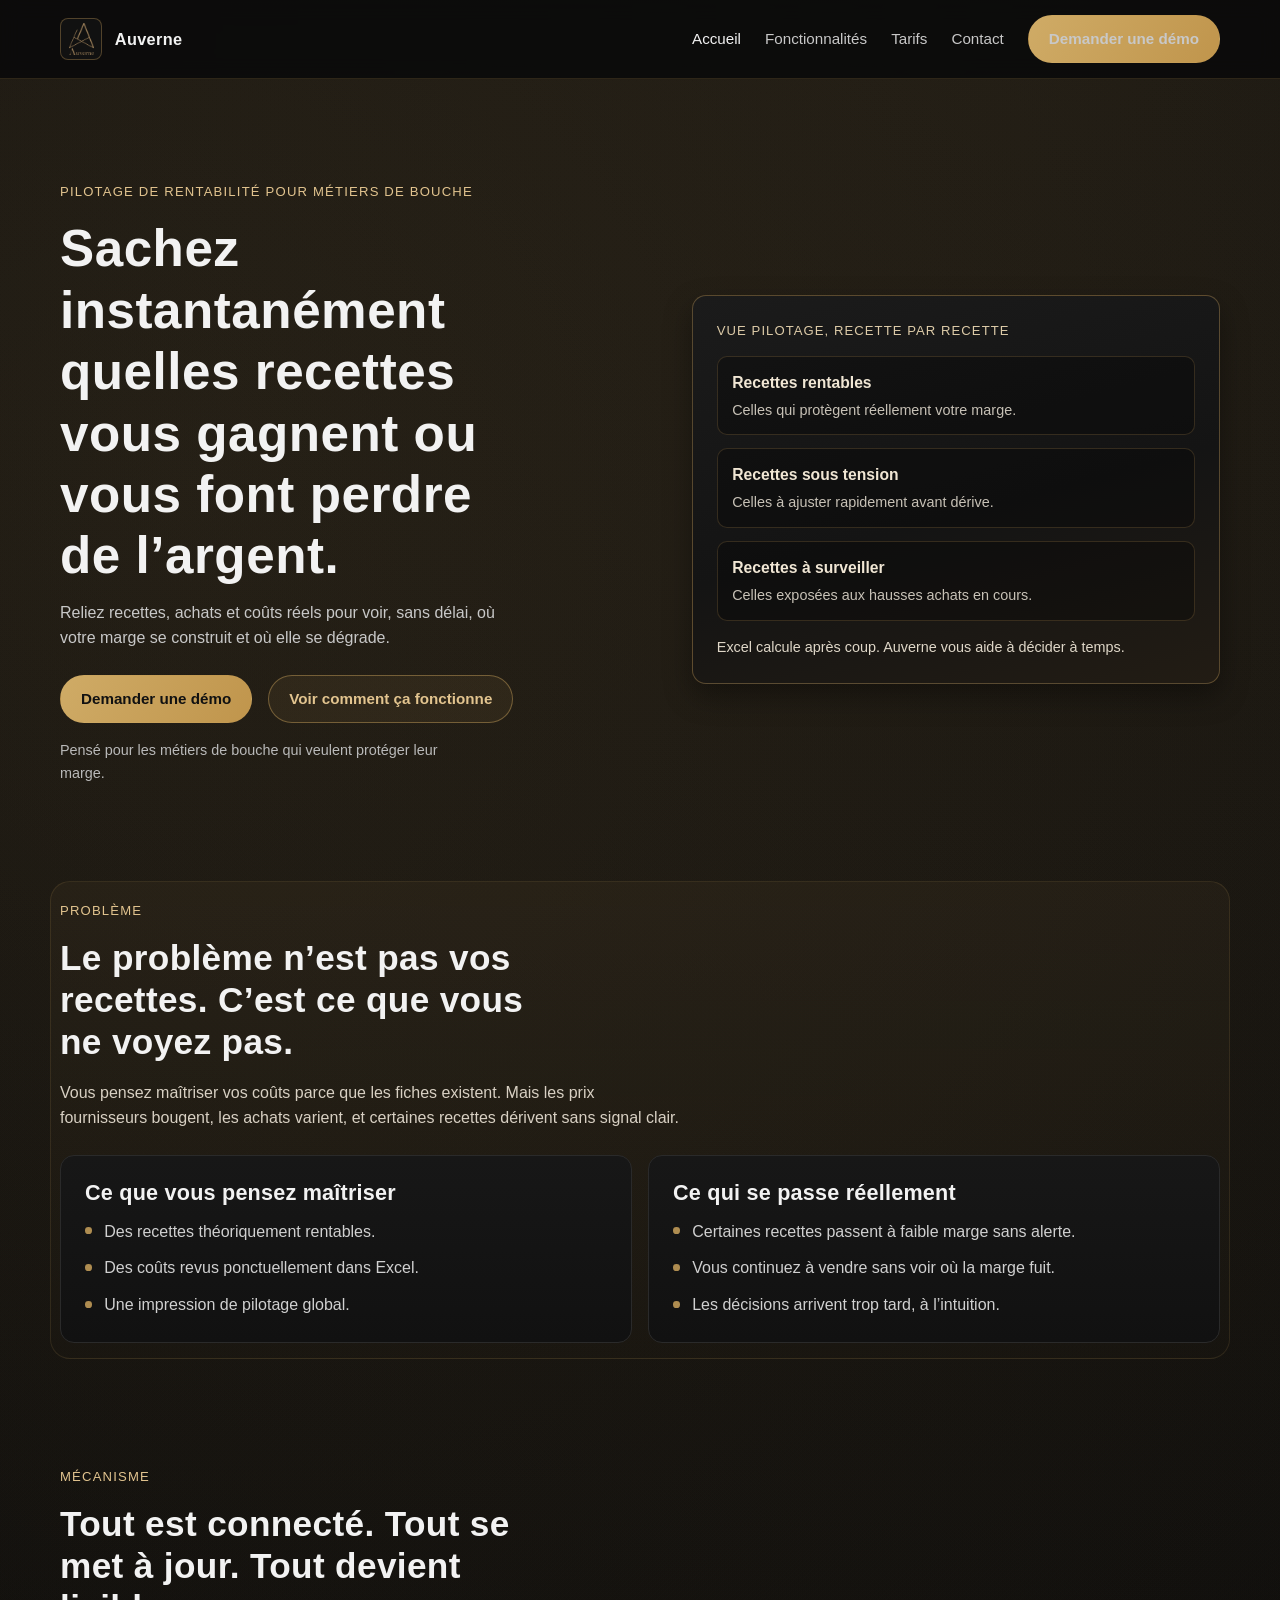
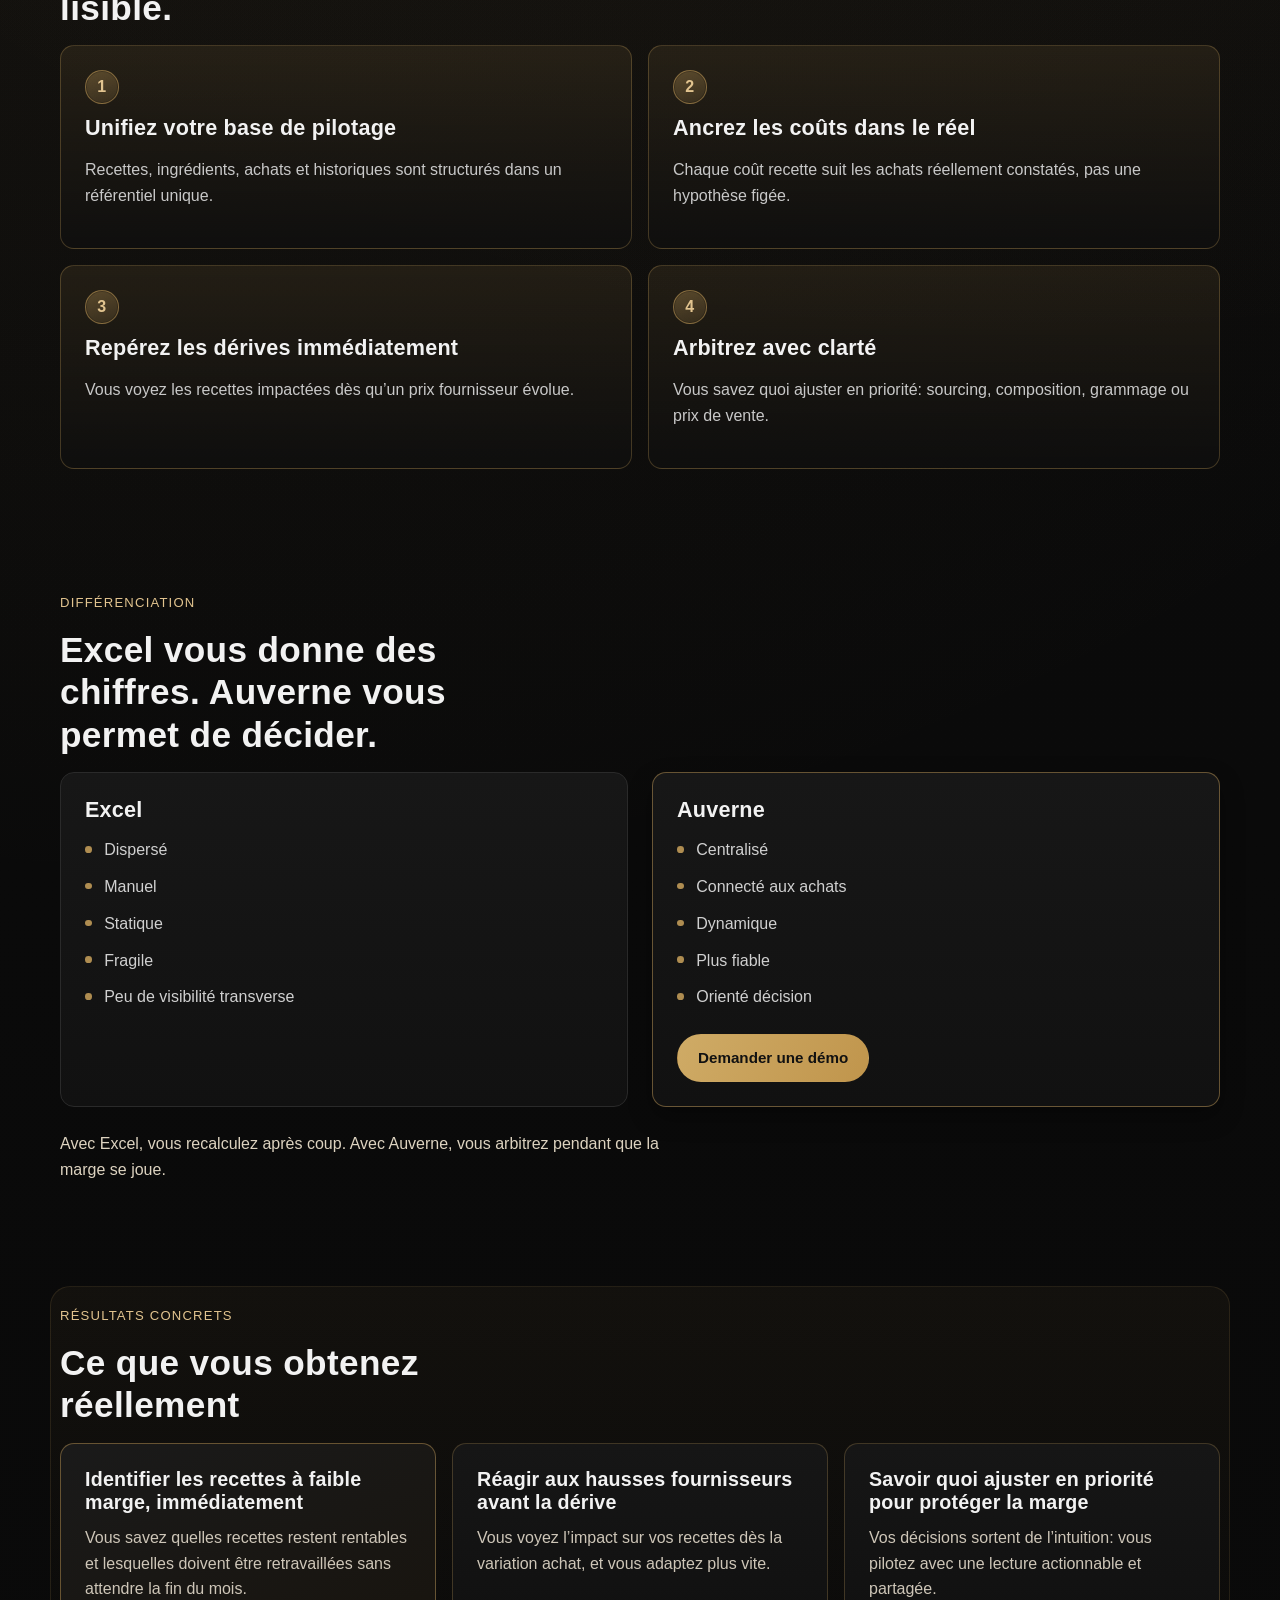
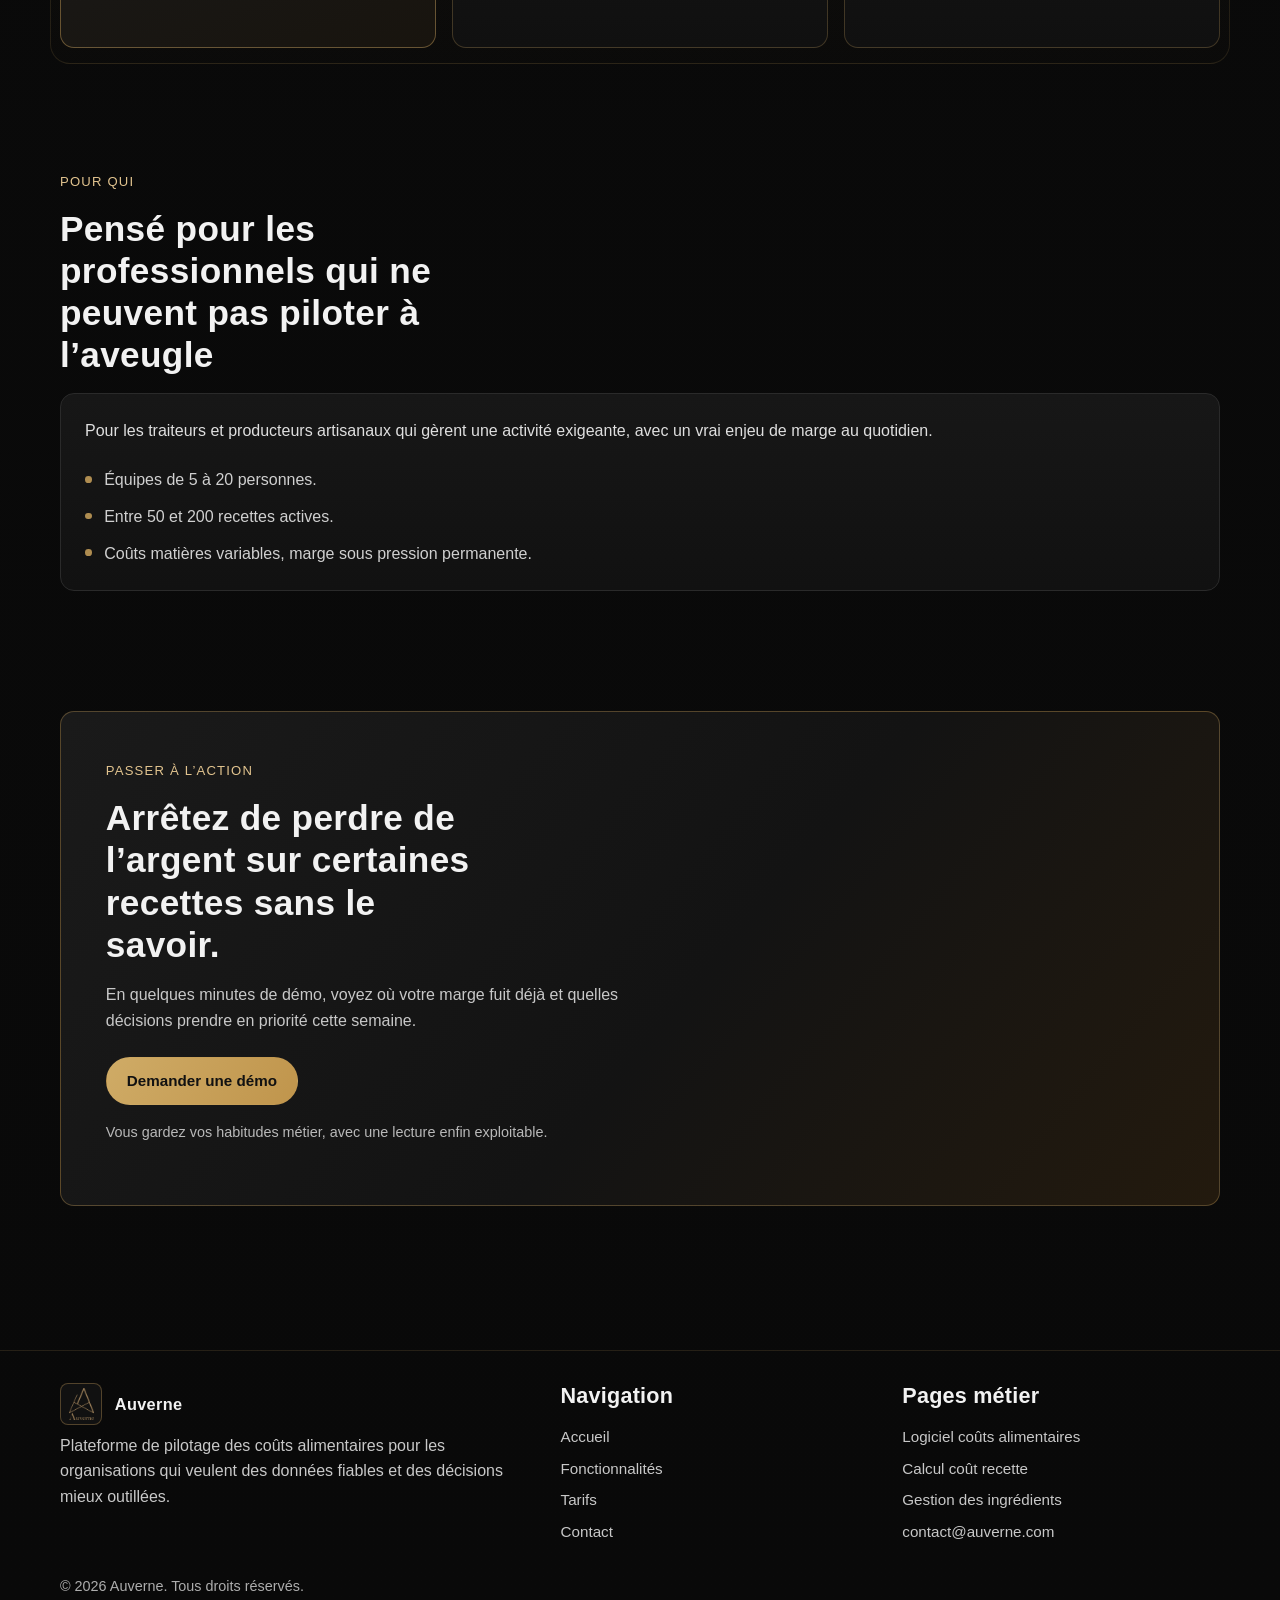
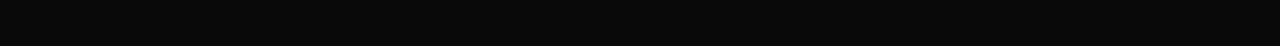
<file: index.html>
<!DOCTYPE html>
<html lang="fr">
<head>
  <meta charset="UTF-8">
  <meta name="viewport" content="width=device-width, initial-scale=1.0">
  <title>Auverne | Logiciel de gestion des coûts alimentaires</title>
  <meta name="description" content="Auverne est un logiciel de gestion des coûts alimentaires qui relie ingrédients, achats et recettes pour piloter les coûts matière avec fiabilité.">
  <meta name="robots" content="index, follow">
  <link rel="canonical" href="https://auverne.com/">
  <meta property="og:title" content="Auverne | Logiciel de gestion des coûts alimentaires">
  <meta property="og:description" content="Reliez ingrédients, achats et recettes pour suivre vos coûts réels, détecter les dérives et sécuriser vos décisions.">
  <meta property="og:type" content="website">
  <meta property="og:url" content="https://auverne.com/">
  <meta property="og:image" content="https://auverne.com/assets/img/og-image.png">
  <link rel="icon" href="/favicon.ico" type="image/x-icon">
  <link rel="stylesheet" href="/assets/css/style.css">
</head>
<body>
  <header class="site-header">
    <div class="container nav-wrap">
      <a class="brand" href="/index.html" aria-label="Accueil Auverne">
        <img src="/assets/img/logo-auverne.png" alt="Logo Auverne" class="brand-logo">
        <span class="brand-name">Auverne</span>
      </a>
      <button class="nav-toggle" type="button" aria-label="Ouvrir le menu" aria-expanded="false" aria-controls="site-nav" data-nav-toggle>☰</button>
      <nav id="site-nav" class="site-nav" aria-label="Navigation principale">
        <a class="active" href="/index.html">Accueil</a>
        <a href="/fonctionnalites.html">Fonctionnalités</a>
        <a href="/tarifs.html">Tarifs</a>
        <a href="/contact.html">Contact</a>
        <a class="btn btn-primary" href="/contact.html">Demander une démo</a>
      </nav>
    </div>
  </header>

  <main>
    <section class="hero landing-hero">
      <div class="container landing-hero-grid">
        <div class="landing-copy">
          <span class="eyebrow">Pilotage de rentabilité pour métiers de bouche</span>
          <h1>Sachez instantanément quelles recettes vous gagnent ou vous font perdre de l’argent.</h1>
          <p>Reliez recettes, achats et coûts réels pour voir, sans délai, où votre marge se construit et où elle se dégrade.</p>
          <div class="hero-actions">
            <a class="btn btn-primary" href="/contact.html">Demander une démo</a>
            <a class="btn btn-secondary" href="#mecanisme">Voir comment ça fonctionne</a>
          </div>
          <p class="hero-note">Pensé pour les métiers de bouche qui veulent protéger leur marge.</p>
        </div>
        <article class="landing-panel" aria-label="Aperçu de pilotage rentabilité">
          <p class="landing-panel-label">Vue pilotage, recette par recette</p>
          <div class="landing-signal-list">
            <div class="landing-signal-item">
              <p class="landing-signal-title">Recettes rentables</p>
              <p class="landing-signal-text">Celles qui protègent réellement votre marge.</p>
            </div>
            <div class="landing-signal-item">
              <p class="landing-signal-title">Recettes sous tension</p>
              <p class="landing-signal-text">Celles à ajuster rapidement avant dérive.</p>
            </div>
            <div class="landing-signal-item">
              <p class="landing-signal-title">Recettes à surveiller</p>
              <p class="landing-signal-text">Celles exposées aux hausses achats en cours.</p>
            </div>
          </div>
          <p class="landing-panel-foot">Excel calcule après coup. Auverne vous aide à décider à temps.</p>
        </article>
      </div>
    </section>

    <section class="section-tight landing-section landing-problem">
      <div class="container">
        <span class="eyebrow">Problème</span>
        <h2>Le problème n’est pas vos recettes. C’est ce que vous ne voyez pas.</h2>
        <p class="landing-lead">Vous pensez maîtriser vos coûts parce que les fiches existent. Mais les prix fournisseurs bougent, les achats varient, et certaines recettes dérivent sans signal clair.</p>
        <div class="landing-problem-grid">
          <article class="card landing-problem-card landing-problem-state">
            <h3>Ce que vous pensez maîtriser</h3>
            <ul class="landing-list">
              <li>Des recettes théoriquement rentables.</li>
              <li>Des coûts revus ponctuellement dans Excel.</li>
              <li>Une impression de pilotage global.</li>
            </ul>
          </article>
          <article class="card landing-problem-card landing-problem-state">
            <h3>Ce qui se passe réellement</h3>
            <ul class="landing-list">
              <li>Certaines recettes passent à faible marge sans alerte.</li>
              <li>Vous continuez à vendre sans voir où la marge fuit.</li>
              <li>Les décisions arrivent trop tard, à l’intuition.</li>
            </ul>
          </article>
        </div>
      </div>
    </section>

    <section id="mecanisme" class="section landing-section landing-mechanism">
      <div class="container">
        <span class="eyebrow">Mécanisme</span>
        <h2>Tout est connecté. Tout se met à jour. Tout devient lisible.</h2>
        <div class="landing-steps">
          <article class="process-step landing-step">
            <span class="step-number">1</span>
            <h3>Unifiez votre base de pilotage</h3>
            <p>Recettes, ingrédients, achats et historiques sont structurés dans un référentiel unique.</p>
          </article>
          <article class="process-step landing-step">
            <span class="step-number">2</span>
            <h3>Ancrez les coûts dans le réel</h3>
            <p>Chaque coût recette suit les achats réellement constatés, pas une hypothèse figée.</p>
          </article>
          <article class="process-step landing-step">
            <span class="step-number">3</span>
            <h3>Repérez les dérives immédiatement</h3>
            <p>Vous voyez les recettes impactées dès qu’un prix fournisseur évolue.</p>
          </article>
          <article class="process-step landing-step">
            <span class="step-number">4</span>
            <h3>Arbitrez avec clarté</h3>
            <p>Vous savez quoi ajuster en priorité: sourcing, composition, grammage ou prix de vente.</p>
          </article>
        </div>
      </div>
    </section>

    <section class="section-tight landing-section landing-differentiation">
      <div class="container">
        <span class="eyebrow">Différenciation</span>
        <h2>Excel vous donne des chiffres. Auverne vous permet de décider.</h2>
        <div class="landing-compare">
          <article class="card landing-compare-card">
            <h3>Excel</h3>
            <ul class="landing-list">
              <li>Dispersé</li>
              <li>Manuel</li>
              <li>Statique</li>
              <li>Fragile</li>
              <li>Peu de visibilité transverse</li>
            </ul>
          </article>
          <article class="card landing-compare-card landing-compare-highlight">
            <h3>Auverne</h3>
            <ul class="landing-list">
              <li>Centralisé</li>
              <li>Connecté aux achats</li>
              <li>Dynamique</li>
              <li>Plus fiable</li>
              <li>Orienté décision</li>
            </ul>
            <a class="btn btn-primary landing-mid-cta" href="/contact.html">Demander une démo</a>
          </article>
        </div>
        <p class="landing-contrast-line">Avec Excel, vous recalculez après coup. Avec Auverne, vous arbitrez pendant que la marge se joue.</p>
      </div>
    </section>

    <section class="section landing-section landing-results">
      <div class="container">
        <span class="eyebrow">Résultats concrets</span>
        <h2>Ce que vous obtenez réellement</h2>
        <div class="landing-results-grid">
          <article class="card landing-result-card landing-result-strong">
            <h3>Identifier les recettes à faible marge, immédiatement</h3>
            <p>Vous savez quelles recettes restent rentables et lesquelles doivent être retravaillées sans attendre la fin du mois.</p>
          </article>
          <article class="card landing-result-card">
            <h3>Réagir aux hausses fournisseurs avant la dérive</h3>
            <p>Vous voyez l’impact sur vos recettes dès la variation achat, et vous adaptez plus vite.</p>
          </article>
          <article class="card landing-result-card">
            <h3>Savoir quoi ajuster en priorité pour protéger la marge</h3>
            <p>Vos décisions sortent de l’intuition: vous pilotez avec une lecture actionnable et partagée.</p>
          </article>
        </div>
      </div>
    </section>

    <section class="section-tight landing-section landing-audience">
      <div class="container">
        <span class="eyebrow">Pour qui</span>
        <h2>Pensé pour les professionnels qui ne peuvent pas piloter à l’aveugle</h2>
        <article class="card landing-audience-card">
          <p>Pour les traiteurs et producteurs artisanaux qui gèrent une activité exigeante, avec un vrai enjeu de marge au quotidien.</p>
          <ul class="landing-list landing-audience-list">
            <li>Équipes de 5 à 20 personnes.</li>
            <li>Entre 50 et 200 recettes actives.</li>
            <li>Coûts matières variables, marge sous pression permanente.</li>
          </ul>
        </article>
      </div>
    </section>

    <section class="section landing-section landing-final">
      <div class="container">
        <article class="cta-block landing-final-cta">
          <span class="eyebrow">Passer à l’action</span>
          <h2>Arrêtez de perdre de l’argent sur certaines recettes sans le savoir.</h2>
          <p>En quelques minutes de démo, voyez où votre marge fuit déjà et quelles décisions prendre en priorité cette semaine.</p>
          <div class="hero-actions">
            <a class="btn btn-primary" href="/contact.html">Demander une démo</a>
          </div>
          <p class="hero-note">Vous gardez vos habitudes métier, avec une lecture enfin exploitable.</p>
        </article>
      </div>
    </section>
  </main>

  <footer class="site-footer">
    <div class="container">
      <div class="footer-grid">
        <div>
          <a class="brand" href="/index.html" aria-label="Retour à l'accueil">
            <img src="/assets/img/logo-auverne.png" alt="Logo Auverne" class="brand-logo">
            <span class="brand-name">Auverne</span>
          </a>
          <p>Plateforme de pilotage des coûts alimentaires pour les organisations qui veulent des données fiables et des décisions mieux outillées.</p>
        </div>
        <div class="footer-links">
          <h3>Navigation</h3>
          <a href="/index.html">Accueil</a>
          <a href="/fonctionnalites.html">Fonctionnalités</a>
          <a href="/tarifs.html">Tarifs</a>
          <a href="/contact.html">Contact</a>
        </div>
        <div class="footer-links">
          <h3>Pages métier</h3>
          <a href="/pages/logiciel-couts-alimentaires.html">Logiciel coûts alimentaires</a>
          <a href="/pages/calcul-cout-recette.html">Calcul coût recette</a>
          <a href="/pages/gestion-ingredients.html">Gestion des ingrédients</a>
          <a href="mailto:contact@auverne.com">contact@auverne.com</a>
        </div>
      </div>
      <p class="copyright">© <span data-current-year></span> Auverne. Tous droits réservés.</p>
    </div>
  </footer>

  <script src="/assets/js/main.js"></script>
  <script type="application/ld+json">
    {
    "@context": "https://schema.org",
    "@type": "SoftwareApplication",
    "name": "Auverne",
    "applicationCategory": "BusinessApplication",
    "description": "Logiciel de gestion des coûts alimentaires",
    "operatingSystem": "Web",
    "url": "https://auverne.com"
    }
  </script>
</body>
</html>
</file>
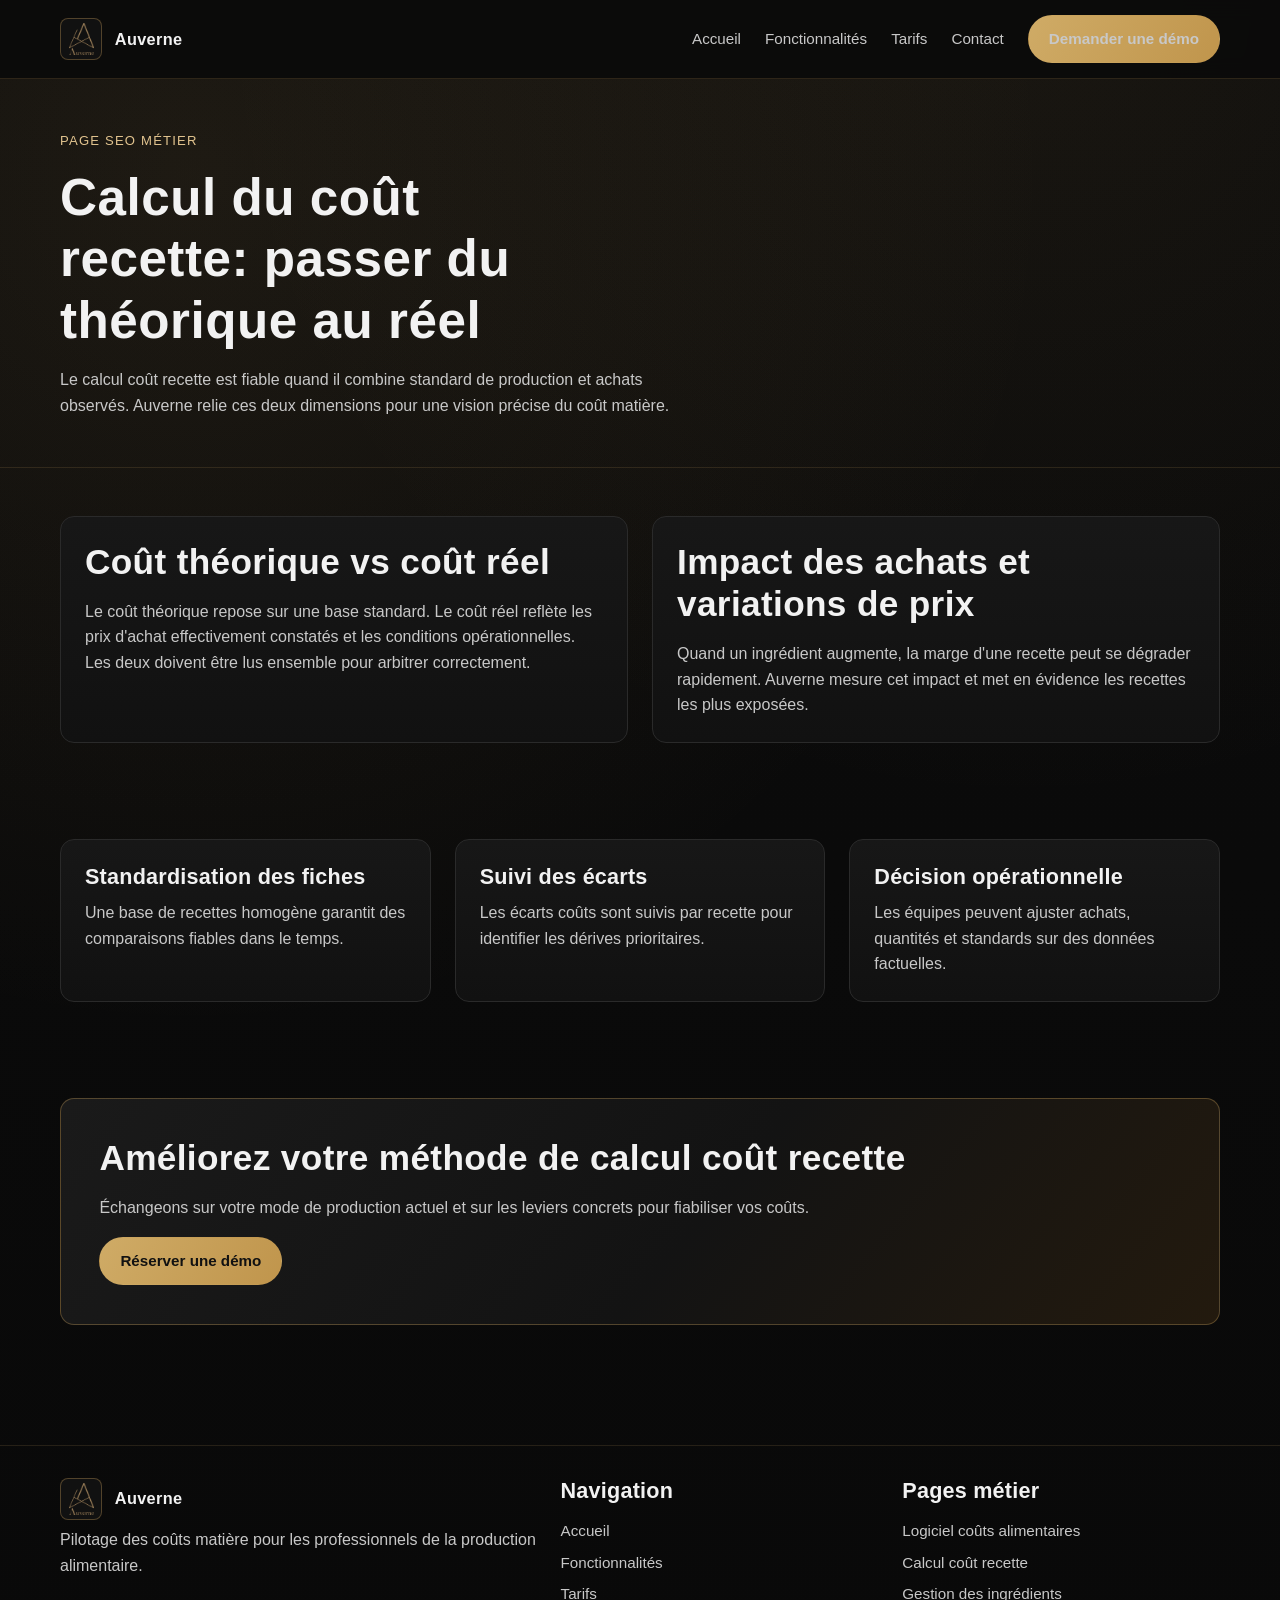
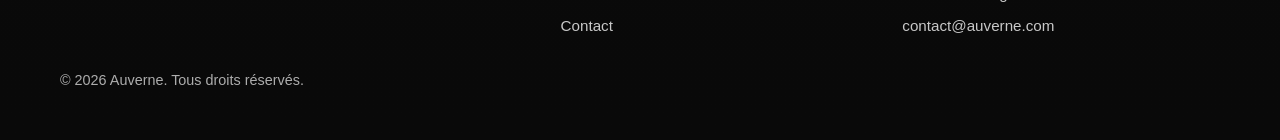
<file: calcul-cout-recette.html>
<!DOCTYPE html>
<html lang="fr">
<head>
  <meta charset="UTF-8">
  <meta name="viewport" content="width=device-width, initial-scale=1.0">
  <title>Calcul coût recette | Auverne</title>
  <meta name="description" content="Optimisez le calcul du coût recette avec Auverne: comparaison coût théorique et coût réel, impact des achats et variations de prix ingrédients.">
  <meta name="robots" content="index, follow">
  <link rel="canonical" href="https://auverne.com/calcul-cout-recette.html">
  <meta property="og:title" content="Calcul coût recette | Auverne">
  <meta property="og:description" content="Suivez l'impact des achats réels et des variations de prix pour prendre de meilleures décisions de production.">
  <meta property="og:type" content="website">
  <meta property="og:url" content="https://auverne.com/calcul-cout-recette.html">
  <meta property="og:image" content="https://auverne.com/og-image.png">
  <link rel="icon" href="/favicon.ico" type="image/x-icon">
  <link rel="stylesheet" href="/assets/css/style.css">
</head>
<body>
  <header class="site-header">
    <div class="container nav-wrap">
      <a class="brand" href="/index.html" aria-label="Accueil Auverne">
        <img src="/logo-auverne.png" alt="Logo Auverne" class="brand-logo">
        <span class="brand-name">Auverne</span>
      </a>
      <button class="nav-toggle" type="button" aria-label="Ouvrir le menu" aria-expanded="false" aria-controls="site-nav" data-nav-toggle>☰</button>
      <nav id="site-nav" class="site-nav" aria-label="Navigation principale">
        <a href="/index.html">Accueil</a>
        <a href="/fonctionnalites.html">Fonctionnalités</a>
        <a href="/tarifs.html">Tarifs</a>
        <a href="/contact.html">Contact</a>
        <a class="btn btn-primary" href="/contact.html">Demander une démo</a>
      </nav>
    </div>
  </header>

  <main>
    <section class="page-hero">
      <div class="container">
        <span class="eyebrow">Page SEO métier</span>
        <h1>Calcul du coût recette: passer du théorique au réel</h1>
        <p>Le calcul coût recette est fiable quand il combine standard de production et achats observés. Auverne relie ces deux dimensions pour une vision précise du coût matière.</p>
      </div>
    </section>

    <section class="section-tight">
      <div class="container grid-2">
        <article class="card">
          <h2>Coût théorique vs coût réel</h2>
          <p>Le coût théorique repose sur une base standard. Le coût réel reflète les prix d'achat effectivement constatés et les conditions opérationnelles. Les deux doivent être lus ensemble pour arbitrer correctement.</p>
        </article>
        <article class="card">
          <h2>Impact des achats et variations de prix</h2>
          <p>Quand un ingrédient augmente, la marge d'une recette peut se dégrader rapidement. Auverne mesure cet impact et met en évidence les recettes les plus exposées.</p>
        </article>
      </div>
    </section>

    <section class="section-tight">
      <div class="container grid-3">
        <article class="card">
          <h3>Standardisation des fiches</h3>
          <p>Une base de recettes homogène garantit des comparaisons fiables dans le temps.</p>
        </article>
        <article class="card">
          <h3>Suivi des écarts</h3>
          <p>Les écarts coûts sont suivis par recette pour identifier les dérives prioritaires.</p>
        </article>
        <article class="card">
          <h3>Décision opérationnelle</h3>
          <p>Les équipes peuvent ajuster achats, quantités et standards sur des données factuelles.</p>
        </article>
      </div>
    </section>

    <section class="section-tight">
      <div class="container cta-block">
        <h2>Améliorez votre méthode de calcul coût recette</h2>
        <p>Échangeons sur votre mode de production actuel et sur les leviers concrets pour fiabiliser vos coûts.</p>
        <a class="btn btn-primary" href="/contact.html">Réserver une démo</a>
      </div>
    </section>
  </main>

  <footer class="site-footer">
    <div class="container">
      <div class="footer-grid">
        <div>
          <a class="brand" href="/index.html"><img src="/logo-auverne.png" alt="Logo Auverne" class="brand-logo"><span class="brand-name">Auverne</span></a>
          <p>Pilotage des coûts matière pour les professionnels de la production alimentaire.</p>
        </div>
        <div class="footer-links">
          <h3>Navigation</h3>
          <a href="/index.html">Accueil</a>
          <a href="/fonctionnalites.html">Fonctionnalités</a>
          <a href="/tarifs.html">Tarifs</a>
          <a href="/contact.html">Contact</a>
        </div>
        <div class="footer-links">
          <h3>Pages métier</h3>
          <a href="/logiciel-couts-alimentaires.html">Logiciel coûts alimentaires</a>
          <a href="/calcul-cout-recette.html">Calcul coût recette</a>
          <a href="/gestion-ingredients.html">Gestion des ingrédients</a>
          <a href="mailto:contact@auverne.com">contact@auverne.com</a>
        </div>
      </div>
      <p class="copyright">© <span data-current-year></span> Auverne. Tous droits réservés.</p>
    </div>
  </footer>

  <script src="/assets/js/main.js"></script>
</body>
</html>
</file>
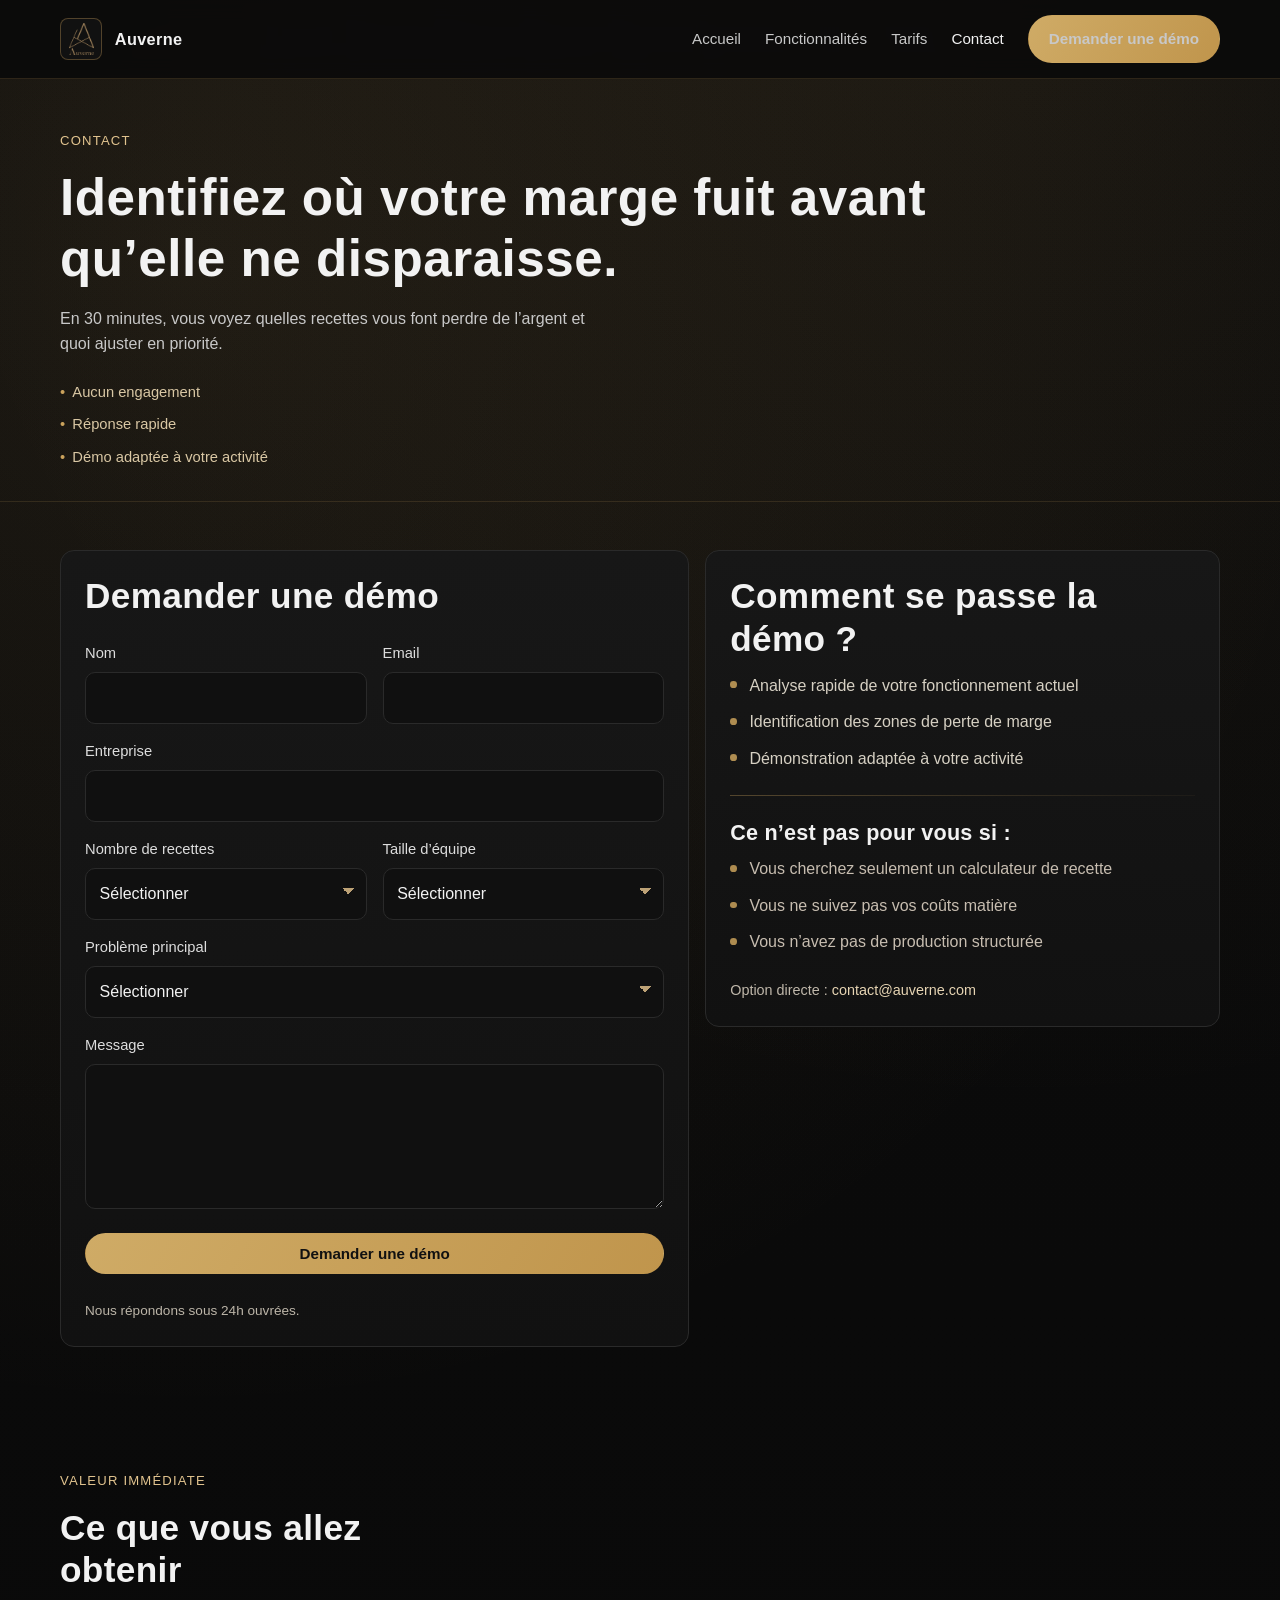
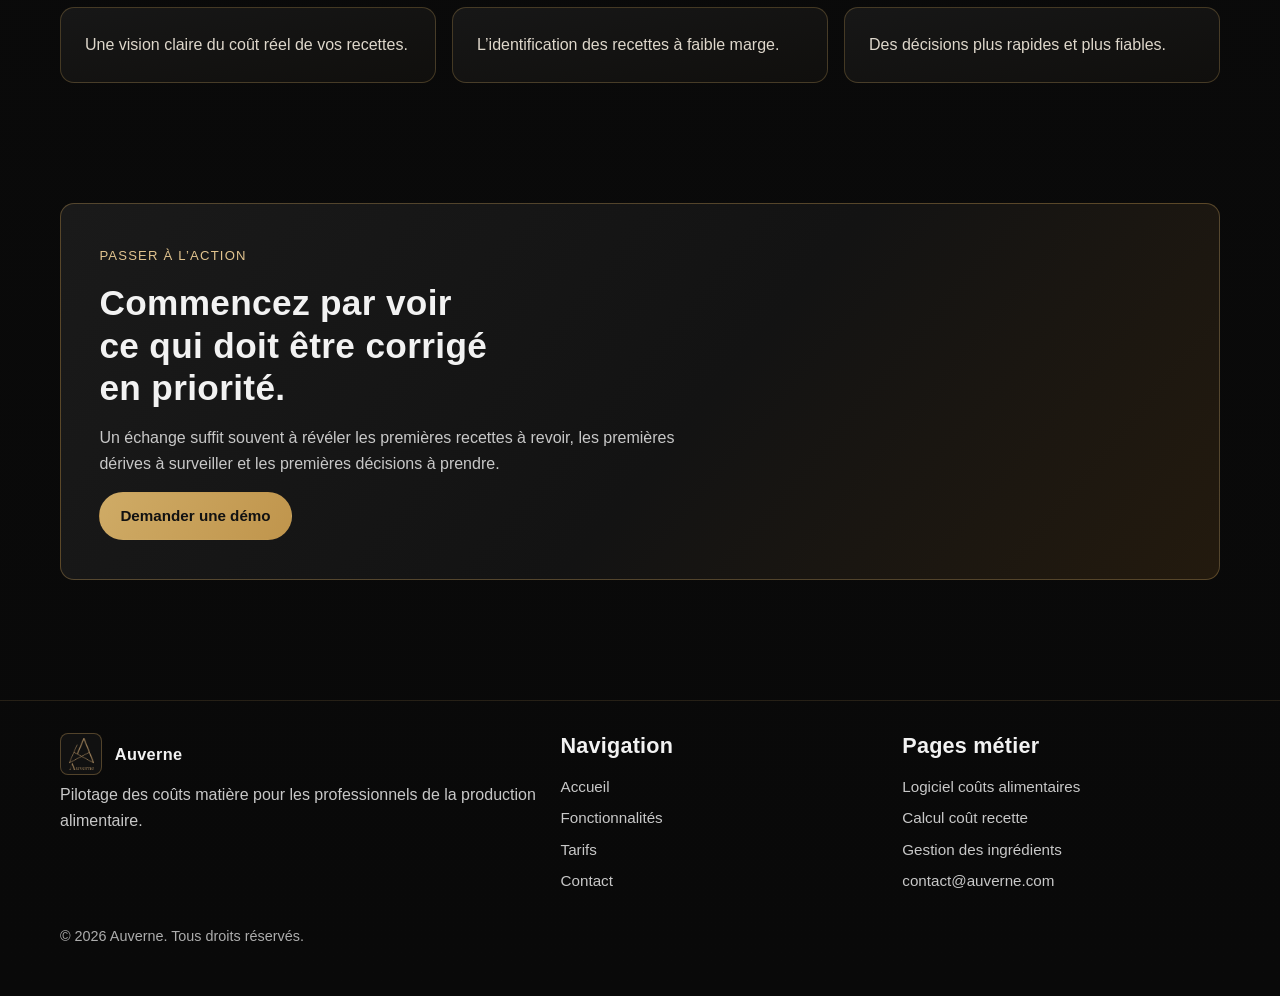
<file: contact.html>
<!DOCTYPE html>
<html lang="fr">
<head>
  <meta charset="UTF-8">
  <meta name="viewport" content="width=device-width, initial-scale=1.0">
  <title>Contact | Auverne</title>
  <meta name="description" content="Contactez Auverne pour discuter de votre pilotage des coûts alimentaires, demander une démo ou cadrer votre projet.">
  <meta name="robots" content="index, follow">
  <link rel="canonical" href="https://auverne.com/contact.html">
  <meta property="og:title" content="Contact Auverne">
  <meta property="og:description" content="Échangez avec Auverne pour structurer vos données ingrédients et fiabiliser vos coûts matière.">
  <meta property="og:type" content="website">
  <meta property="og:url" content="https://auverne.com/contact.html">
  <meta property="og:image" content="https://auverne.com/assets/img/og-image.png">
  <link rel="icon" href="/favicon.ico" type="image/x-icon">
  <link rel="stylesheet" href="/assets/css/style.css">
</head>
<body>
  <header class="site-header">
    <div class="container nav-wrap">
      <a class="brand" href="/index.html" aria-label="Accueil Auverne">
        <img src="/assets/img/logo-auverne.png" alt="Logo Auverne" class="brand-logo">
        <span class="brand-name">Auverne</span>
      </a>
      <button class="nav-toggle" type="button" aria-label="Ouvrir le menu" aria-expanded="false" aria-controls="site-nav" data-nav-toggle>☰</button>
      <nav id="site-nav" class="site-nav" aria-label="Navigation principale">
        <a href="/index.html">Accueil</a>
        <a href="/fonctionnalites.html">Fonctionnalités</a>
        <a href="/tarifs.html">Tarifs</a>
        <a class="active" href="/contact.html">Contact</a>
        <a class="btn btn-primary" href="/contact.html">Demander une démo</a>
      </nav>
    </div>
  </header>

  <main>
    <section class="page-hero contact-hero">
      <div class="container">
        <span class="eyebrow">Contact</span>
        <h1>Identifiez où votre marge fuit avant qu’elle ne disparaisse.</h1>
        <p>En 30 minutes, vous voyez quelles recettes vous font perdre de l’argent et quoi ajuster en priorité.</p>
        <ul class="contact-meta">
          <li>Aucun engagement</li>
          <li>Réponse rapide</li>
          <li>Démo adaptée à votre activité</li>
        </ul>
      </div>
    </section>

    <section class="section-tight contact-qualify">
      <div class="container contact-qualify-grid">
        <article class="card contact-form-card">
          <h2>Demander une démo</h2>
          <form class="form" method="post" action="#">
            <div class="form-row">
              <div>
                <label for="nom">Nom</label>
                <input id="nom" name="nom" type="text" autocomplete="name" required>
              </div>
              <div>
                <label for="email">Email</label>
                <input id="email" name="email" type="email" autocomplete="email" required>
              </div>
            </div>
            <div>
              <label for="entreprise">Entreprise</label>
              <input id="entreprise" name="entreprise" type="text" autocomplete="organization" required>
            </div>
            <div class="form-row">
              <div>
                <label for="recettes">Nombre de recettes</label>
                <select id="recettes" name="recettes" required>
                  <option value="">Sélectionner</option>
                  <option>Moins de 50</option>
                  <option>50 à 200</option>
                  <option>200+</option>
                </select>
              </div>
              <div>
                <label for="equipe">Taille d’équipe</label>
                <select id="equipe" name="equipe" required>
                  <option value="">Sélectionner</option>
                  <option>1 à 5</option>
                  <option>5 à 20</option>
                  <option>20+</option>
                </select>
              </div>
            </div>
            <div>
              <label for="probleme">Problème principal</label>
              <select id="probleme" name="probleme" required>
                <option value="">Sélectionner</option>
                <option>Je ne connais pas mes coûts réels</option>
                <option>Mes marges sont instables</option>
                <option>J’utilise Excel mais ce n’est pas fiable</option>
                <option>Je veux structurer mon pilotage</option>
              </select>
            </div>
            <div>
              <label for="message">Message</label>
              <textarea id="message" name="message" required></textarea>
            </div>
            <button class="btn btn-primary" type="submit">Demander une démo</button>
            <p class="contact-form-note">Nous répondons sous 24h ouvrées.</p>
          </form>
        </article>

        <article class="card contact-reassure-card">
          <h2>Comment se passe la démo ?</h2>
          <ul class="contact-list">
            <li>Analyse rapide de votre fonctionnement actuel</li>
            <li>Identification des zones de perte de marge</li>
            <li>Démonstration adaptée à votre activité</li>
          </ul>

          <div class="contact-divider"></div>

          <h3>Ce n’est pas pour vous si :</h3>
          <ul class="contact-list contact-list-muted">
            <li>Vous cherchez seulement un calculateur de recette</li>
            <li>Vous ne suivez pas vos coûts matière</li>
            <li>Vous n’avez pas de production structurée</li>
          </ul>
          <p class="contact-email-note">Option directe : <a href="mailto:contact@auverne.com">contact@auverne.com</a></p>
        </article>
      </div>
    </section>

    <section class="section contact-outcomes">
      <div class="container">
        <span class="eyebrow">Valeur immédiate</span>
        <h2>Ce que vous allez obtenir</h2>
        <div class="contact-outcomes-grid">
          <article class="card contact-outcome-card">
            <p>Une vision claire du coût réel de vos recettes.</p>
          </article>
          <article class="card contact-outcome-card">
            <p>L’identification des recettes à faible marge.</p>
          </article>
          <article class="card contact-outcome-card">
            <p>Des décisions plus rapides et plus fiables.</p>
          </article>
        </div>
      </div>
    </section>

    <section class="section-tight contact-final">
      <div class="container">
        <article class="cta-block contact-final-cta">
          <span class="eyebrow">Passer à l’action</span>
          <h2>Commencez par voir ce qui doit être corrigé en priorité.</h2>
          <p>Un échange suffit souvent à révéler les premières recettes à revoir, les premières dérives à surveiller et les premières décisions à prendre.</p>
          <a class="btn btn-primary" href="/contact.html">Demander une démo</a>
        </article>
      </div>
    </section>
  </main>

  <footer class="site-footer">
    <div class="container">
      <div class="footer-grid">
        <div>
          <a class="brand" href="/index.html"><img src="/assets/img/logo-auverne.png" alt="Logo Auverne" class="brand-logo"><span class="brand-name">Auverne</span></a>
          <p>Pilotage des coûts matière pour les professionnels de la production alimentaire.</p>
        </div>
        <div class="footer-links">
          <h3>Navigation</h3>
          <a href="/index.html">Accueil</a>
          <a href="/fonctionnalites.html">Fonctionnalités</a>
          <a href="/tarifs.html">Tarifs</a>
          <a href="/contact.html">Contact</a>
        </div>
        <div class="footer-links">
          <h3>Pages métier</h3>
          <a href="/pages/logiciel-couts-alimentaires.html">Logiciel coûts alimentaires</a>
          <a href="/pages/calcul-cout-recette.html">Calcul coût recette</a>
          <a href="/pages/gestion-ingredients.html">Gestion des ingrédients</a>
          <a href="mailto:contact@auverne.com">contact@auverne.com</a>
        </div>
      </div>
      <p class="copyright">© <span data-current-year></span> Auverne. Tous droits réservés.</p>
    </div>
  </footer>

  <script src="/assets/js/main.js"></script>
</body>
</html>
</file>
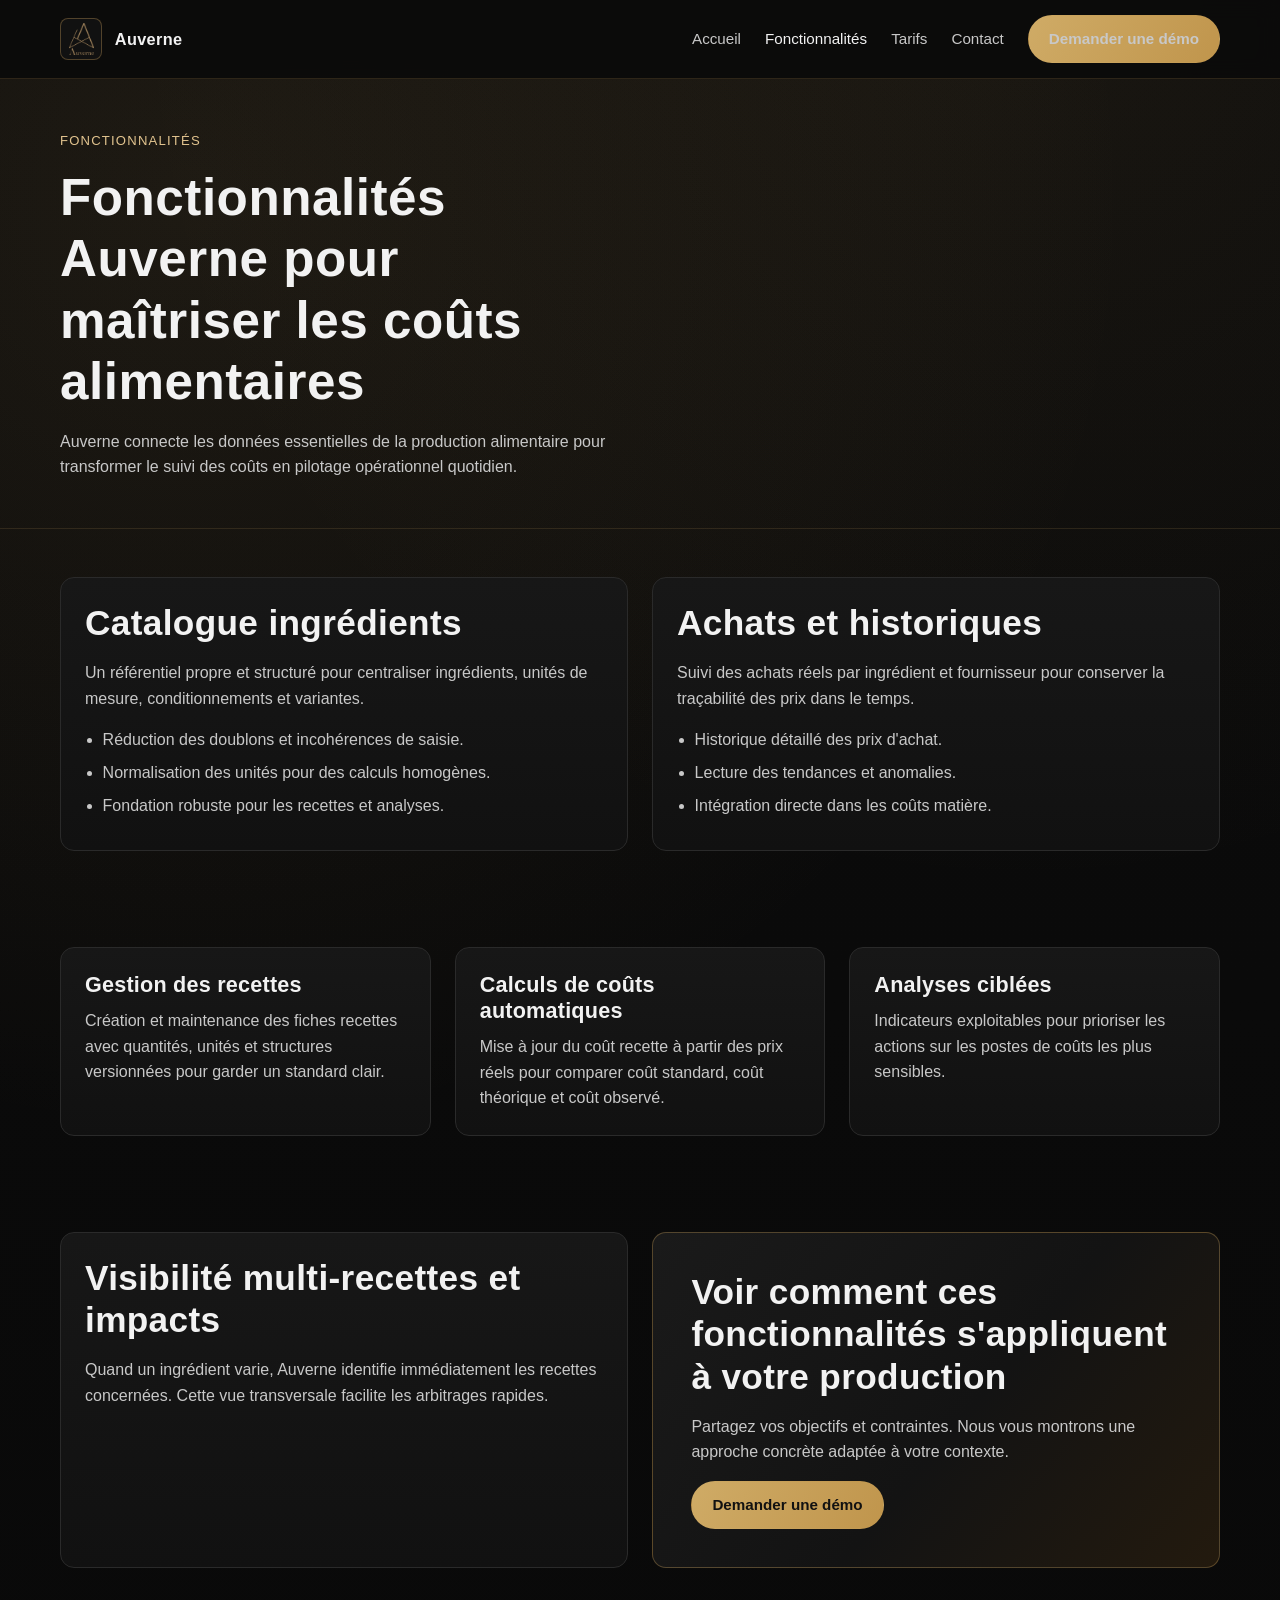
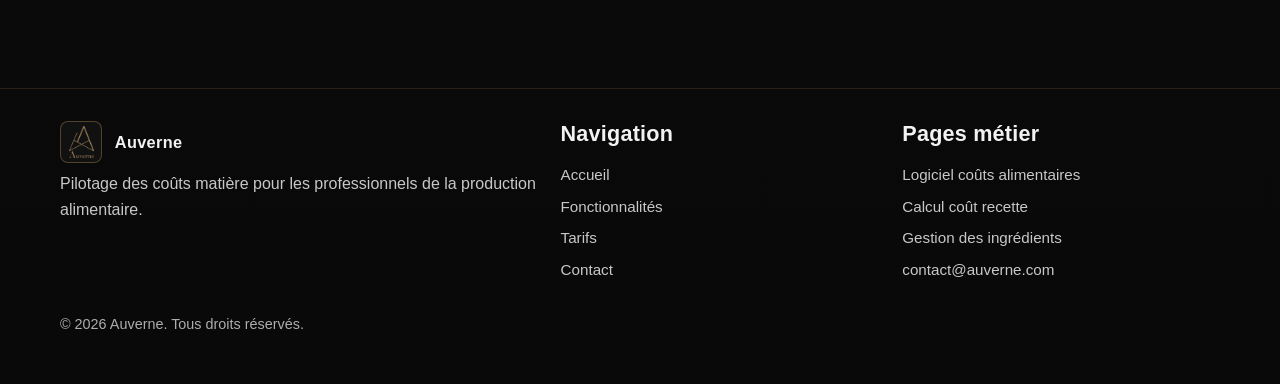
<file: fonctionnalites.html>
<!DOCTYPE html>
<html lang="fr">
<head>
  <meta charset="UTF-8">
  <meta name="viewport" content="width=device-width, initial-scale=1.0">
  <title>Fonctionnalités | Auverne</title>
  <meta name="description" content="Découvrez les fonctionnalités Auverne: catalogue ingrédients, suivi des achats, calcul des coûts recette et analyses d'impact multi-recettes.">
  <meta name="robots" content="index, follow">
  <link rel="canonical" href="https://auverne.com/fonctionnalites.html">
  <meta property="og:title" content="Fonctionnalités Auverne">
  <meta property="og:description" content="Une plateforme structurée pour piloter les coûts alimentaires sur des bases fiables et actionnables.">
  <meta property="og:type" content="website">
  <meta property="og:url" content="https://auverne.com/fonctionnalites.html">
  <meta property="og:image" content="https://auverne.com/assets/img/og-image.png">
  <link rel="icon" href="/favicon.ico" type="image/x-icon">
  <link rel="stylesheet" href="/assets/css/style.css">
</head>
<body>
  <header class="site-header">
    <div class="container nav-wrap">
      <a class="brand" href="/index.html" aria-label="Accueil Auverne">
        <img src="/assets/img/logo-auverne.png" alt="Logo Auverne" class="brand-logo">
        <span class="brand-name">Auverne</span>
      </a>
      <button class="nav-toggle" type="button" aria-label="Ouvrir le menu" aria-expanded="false" aria-controls="site-nav" data-nav-toggle>☰</button>
      <nav id="site-nav" class="site-nav" aria-label="Navigation principale">
        <a href="/index.html">Accueil</a>
        <a class="active" href="/fonctionnalites.html">Fonctionnalités</a>
        <a href="/tarifs.html">Tarifs</a>
        <a href="/contact.html">Contact</a>
        <a class="btn btn-primary" href="/contact.html">Demander une démo</a>
      </nav>
    </div>
  </header>

  <main>
    <section class="page-hero">
      <div class="container">
        <span class="eyebrow">Fonctionnalités</span>
        <h1>Fonctionnalités Auverne pour maîtriser les coûts alimentaires</h1>
        <p>Auverne connecte les données essentielles de la production alimentaire pour transformer le suivi des coûts en pilotage opérationnel quotidien.</p>
      </div>
    </section>

    <section class="section-tight">
      <div class="container grid-2">
        <article class="card">
          <h2>Catalogue ingrédients</h2>
          <p>Un référentiel propre et structuré pour centraliser ingrédients, unités de mesure, conditionnements et variantes.</p>
          <ul>
            <li>Réduction des doublons et incohérences de saisie.</li>
            <li>Normalisation des unités pour des calculs homogènes.</li>
            <li>Fondation robuste pour les recettes et analyses.</li>
          </ul>
        </article>
        <article class="card">
          <h2>Achats et historiques</h2>
          <p>Suivi des achats réels par ingrédient et fournisseur pour conserver la traçabilité des prix dans le temps.</p>
          <ul>
            <li>Historique détaillé des prix d'achat.</li>
            <li>Lecture des tendances et anomalies.</li>
            <li>Intégration directe dans les coûts matière.</li>
          </ul>
        </article>
      </div>
    </section>

    <section class="section-tight">
      <div class="container grid-3">
        <article class="card">
          <h3>Gestion des recettes</h3>
          <p>Création et maintenance des fiches recettes avec quantités, unités et structures versionnées pour garder un standard clair.</p>
        </article>
        <article class="card">
          <h3>Calculs de coûts automatiques</h3>
          <p>Mise à jour du coût recette à partir des prix réels pour comparer coût standard, coût théorique et coût observé.</p>
        </article>
        <article class="card">
          <h3>Analyses ciblées</h3>
          <p>Indicateurs exploitables pour prioriser les actions sur les postes de coûts les plus sensibles.</p>
        </article>
      </div>
    </section>

    <section class="section-tight">
      <div class="container grid-2">
        <article class="card">
          <h2>Visibilité multi-recettes et impacts</h2>
          <p>Quand un ingrédient varie, Auverne identifie immédiatement les recettes concernées. Cette vue transversale facilite les arbitrages rapides.</p>
        </article>
        <article class="cta-block">
          <h2>Voir comment ces fonctionnalités s'appliquent à votre production</h2>
          <p>Partagez vos objectifs et contraintes. Nous vous montrons une approche concrète adaptée à votre contexte.</p>
          <a class="btn btn-primary" href="/contact.html">Demander une démo</a>
        </article>
      </div>
    </section>
  </main>

  <footer class="site-footer">
    <div class="container">
      <div class="footer-grid">
        <div>
          <a class="brand" href="/index.html"><img src="/assets/img/logo-auverne.png" alt="Logo Auverne" class="brand-logo"><span class="brand-name">Auverne</span></a>
          <p>Pilotage des coûts matière pour les professionnels de la production alimentaire.</p>
        </div>
        <div class="footer-links">
          <h3>Navigation</h3>
          <a href="/index.html">Accueil</a>
          <a href="/fonctionnalites.html">Fonctionnalités</a>
          <a href="/tarifs.html">Tarifs</a>
          <a href="/contact.html">Contact</a>
        </div>
        <div class="footer-links">
          <h3>Pages métier</h3>
          <a href="/pages/logiciel-couts-alimentaires.html">Logiciel coûts alimentaires</a>
          <a href="/pages/calcul-cout-recette.html">Calcul coût recette</a>
          <a href="/pages/gestion-ingredients.html">Gestion des ingrédients</a>
          <a href="mailto:contact@auverne.com">contact@auverne.com</a>
        </div>
      </div>
      <p class="copyright">© <span data-current-year></span> Auverne. Tous droits réservés.</p>
    </div>
  </footer>

  <script src="/assets/js/main.js"></script>
</body>
</html>
</file>
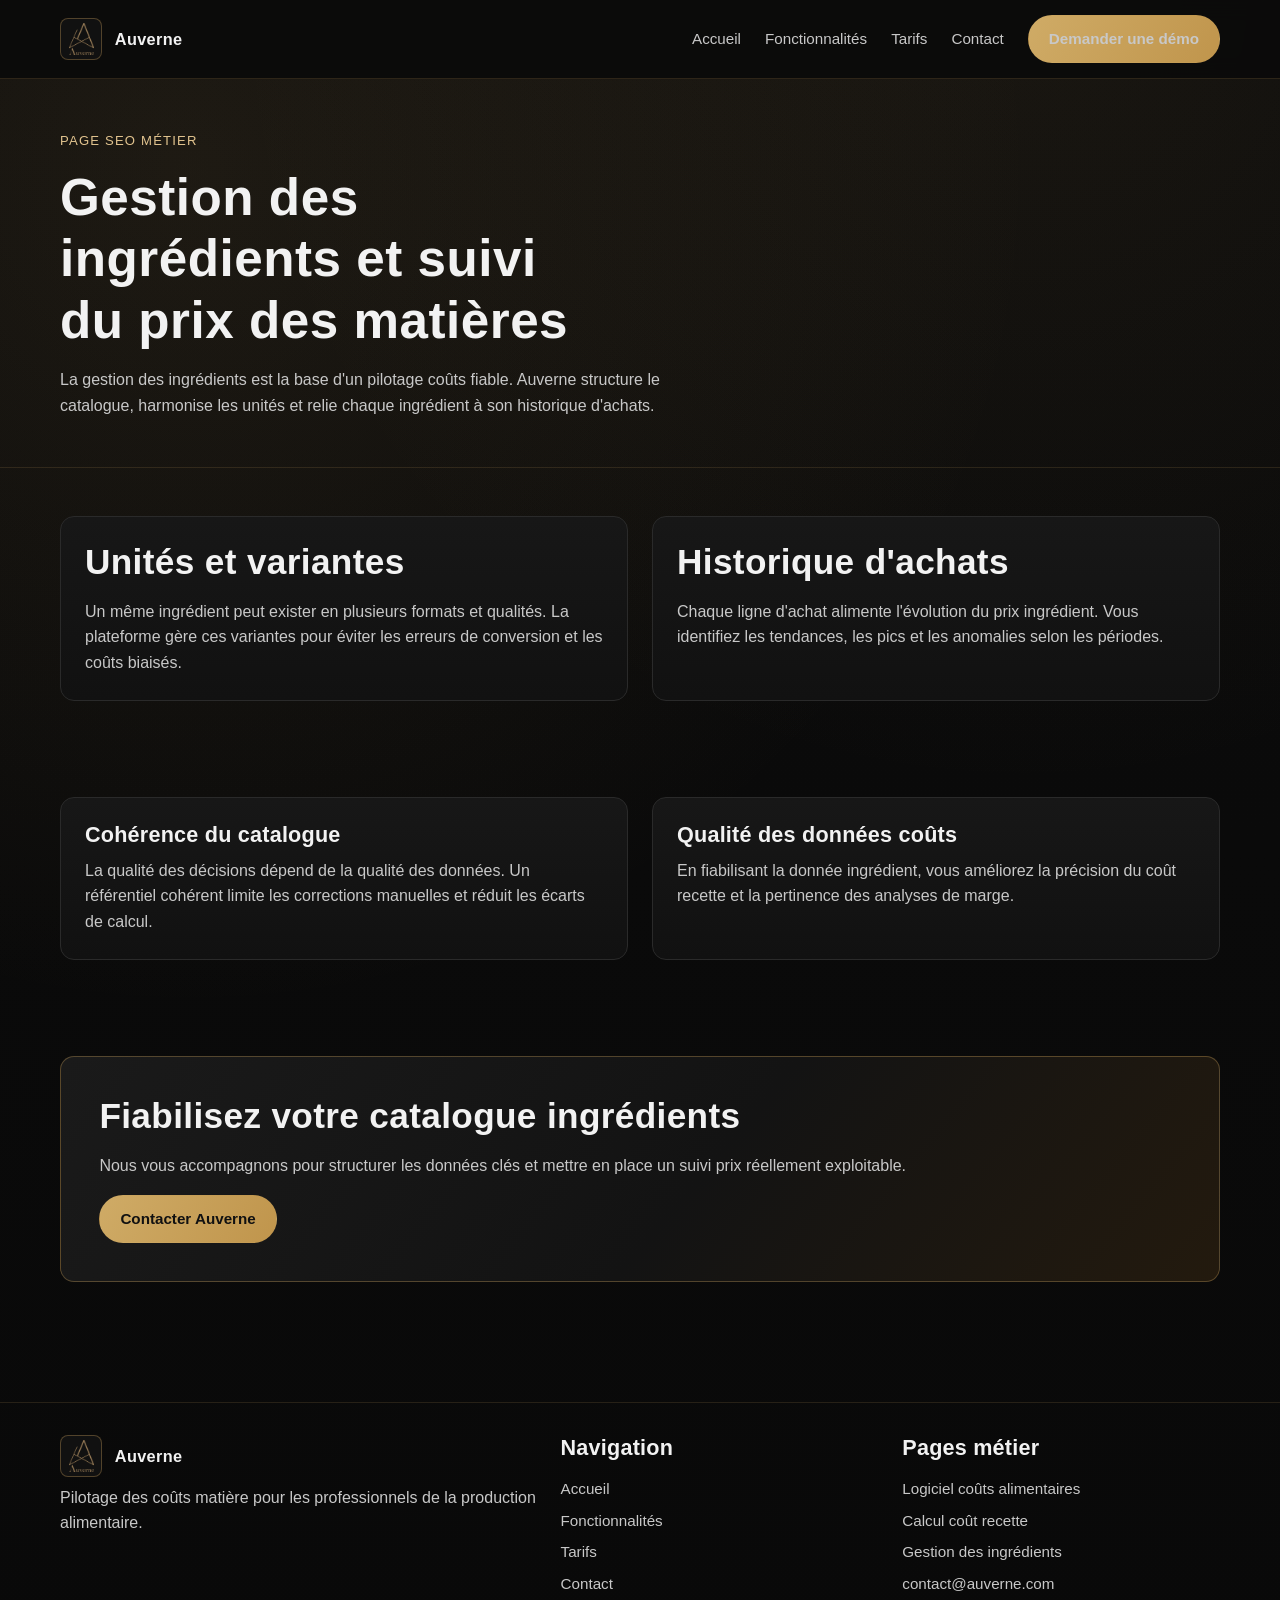
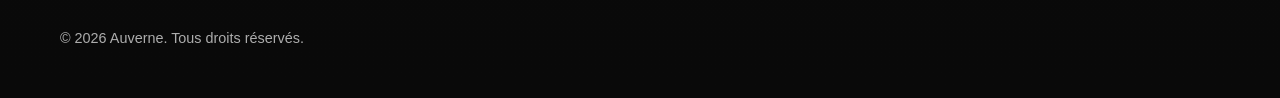
<file: gestion-ingredients.html>
<!DOCTYPE html>
<html lang="fr">
<head>
  <meta charset="UTF-8">
  <meta name="viewport" content="width=device-width, initial-scale=1.0">
  <title>Gestion des ingrédients et suivi des prix | Auverne</title>
  <meta name="description" content="Améliorez la gestion des ingrédients et le suivi des prix avec un catalogue cohérent, des unités standardisées et un historique d'achats fiable.">
  <meta name="robots" content="index, follow">
  <link rel="canonical" href="https://auverne.com/gestion-ingredients.html">
  <meta property="og:title" content="Gestion des ingrédients et suivi des prix | Auverne">
  <meta property="og:description" content="Centralisez unités, variantes et historiques d'achats pour fiabiliser vos coûts matière.">
  <meta property="og:type" content="website">
  <meta property="og:url" content="https://auverne.com/gestion-ingredients.html">
  <meta property="og:image" content="https://auverne.com/og-image.png">
  <link rel="icon" href="/favicon.ico" type="image/x-icon">
  <link rel="stylesheet" href="/assets/css/style.css">
</head>
<body>
  <header class="site-header">
    <div class="container nav-wrap">
      <a class="brand" href="/index.html" aria-label="Accueil Auverne">
        <img src="/logo-auverne.png" alt="Logo Auverne" class="brand-logo">
        <span class="brand-name">Auverne</span>
      </a>
      <button class="nav-toggle" type="button" aria-label="Ouvrir le menu" aria-expanded="false" aria-controls="site-nav" data-nav-toggle>☰</button>
      <nav id="site-nav" class="site-nav" aria-label="Navigation principale">
        <a href="/index.html">Accueil</a>
        <a href="/fonctionnalites.html">Fonctionnalités</a>
        <a href="/tarifs.html">Tarifs</a>
        <a href="/contact.html">Contact</a>
        <a class="btn btn-primary" href="/contact.html">Demander une démo</a>
      </nav>
    </div>
  </header>

  <main>
    <section class="page-hero">
      <div class="container">
        <span class="eyebrow">Page SEO métier</span>
        <h1>Gestion des ingrédients et suivi du prix des matières</h1>
        <p>La gestion des ingrédients est la base d'un pilotage coûts fiable. Auverne structure le catalogue, harmonise les unités et relie chaque ingrédient à son historique d'achats.</p>
      </div>
    </section>

    <section class="section-tight">
      <div class="container grid-2">
        <article class="card">
          <h2>Unités et variantes</h2>
          <p>Un même ingrédient peut exister en plusieurs formats et qualités. La plateforme gère ces variantes pour éviter les erreurs de conversion et les coûts biaisés.</p>
        </article>
        <article class="card">
          <h2>Historique d'achats</h2>
          <p>Chaque ligne d'achat alimente l'évolution du prix ingrédient. Vous identifiez les tendances, les pics et les anomalies selon les périodes.</p>
        </article>
      </div>
    </section>

    <section class="section-tight">
      <div class="container grid-2">
        <article class="card">
          <h3>Cohérence du catalogue</h3>
          <p>La qualité des décisions dépend de la qualité des données. Un référentiel cohérent limite les corrections manuelles et réduit les écarts de calcul.</p>
        </article>
        <article class="card">
          <h3>Qualité des données coûts</h3>
          <p>En fiabilisant la donnée ingrédient, vous améliorez la précision du coût recette et la pertinence des analyses de marge.</p>
        </article>
      </div>
    </section>

    <section class="section-tight">
      <div class="container cta-block">
        <h2>Fiabilisez votre catalogue ingrédients</h2>
        <p>Nous vous accompagnons pour structurer les données clés et mettre en place un suivi prix réellement exploitable.</p>
        <a class="btn btn-primary" href="/contact.html">Contacter Auverne</a>
      </div>
    </section>
  </main>

  <footer class="site-footer">
    <div class="container">
      <div class="footer-grid">
        <div>
          <a class="brand" href="/index.html"><img src="/logo-auverne.png" alt="Logo Auverne" class="brand-logo"><span class="brand-name">Auverne</span></a>
          <p>Pilotage des coûts matière pour les professionnels de la production alimentaire.</p>
        </div>
        <div class="footer-links">
          <h3>Navigation</h3>
          <a href="/index.html">Accueil</a>
          <a href="/fonctionnalites.html">Fonctionnalités</a>
          <a href="/tarifs.html">Tarifs</a>
          <a href="/contact.html">Contact</a>
        </div>
        <div class="footer-links">
          <h3>Pages métier</h3>
          <a href="/logiciel-couts-alimentaires.html">Logiciel coûts alimentaires</a>
          <a href="/calcul-cout-recette.html">Calcul coût recette</a>
          <a href="/gestion-ingredients.html">Gestion des ingrédients</a>
          <a href="mailto:contact@auverne.com">contact@auverne.com</a>
        </div>
      </div>
      <p class="copyright">© <span data-current-year></span> Auverne. Tous droits réservés.</p>
    </div>
  </footer>

  <script src="/assets/js/main.js"></script>
</body>
</html>
</file>
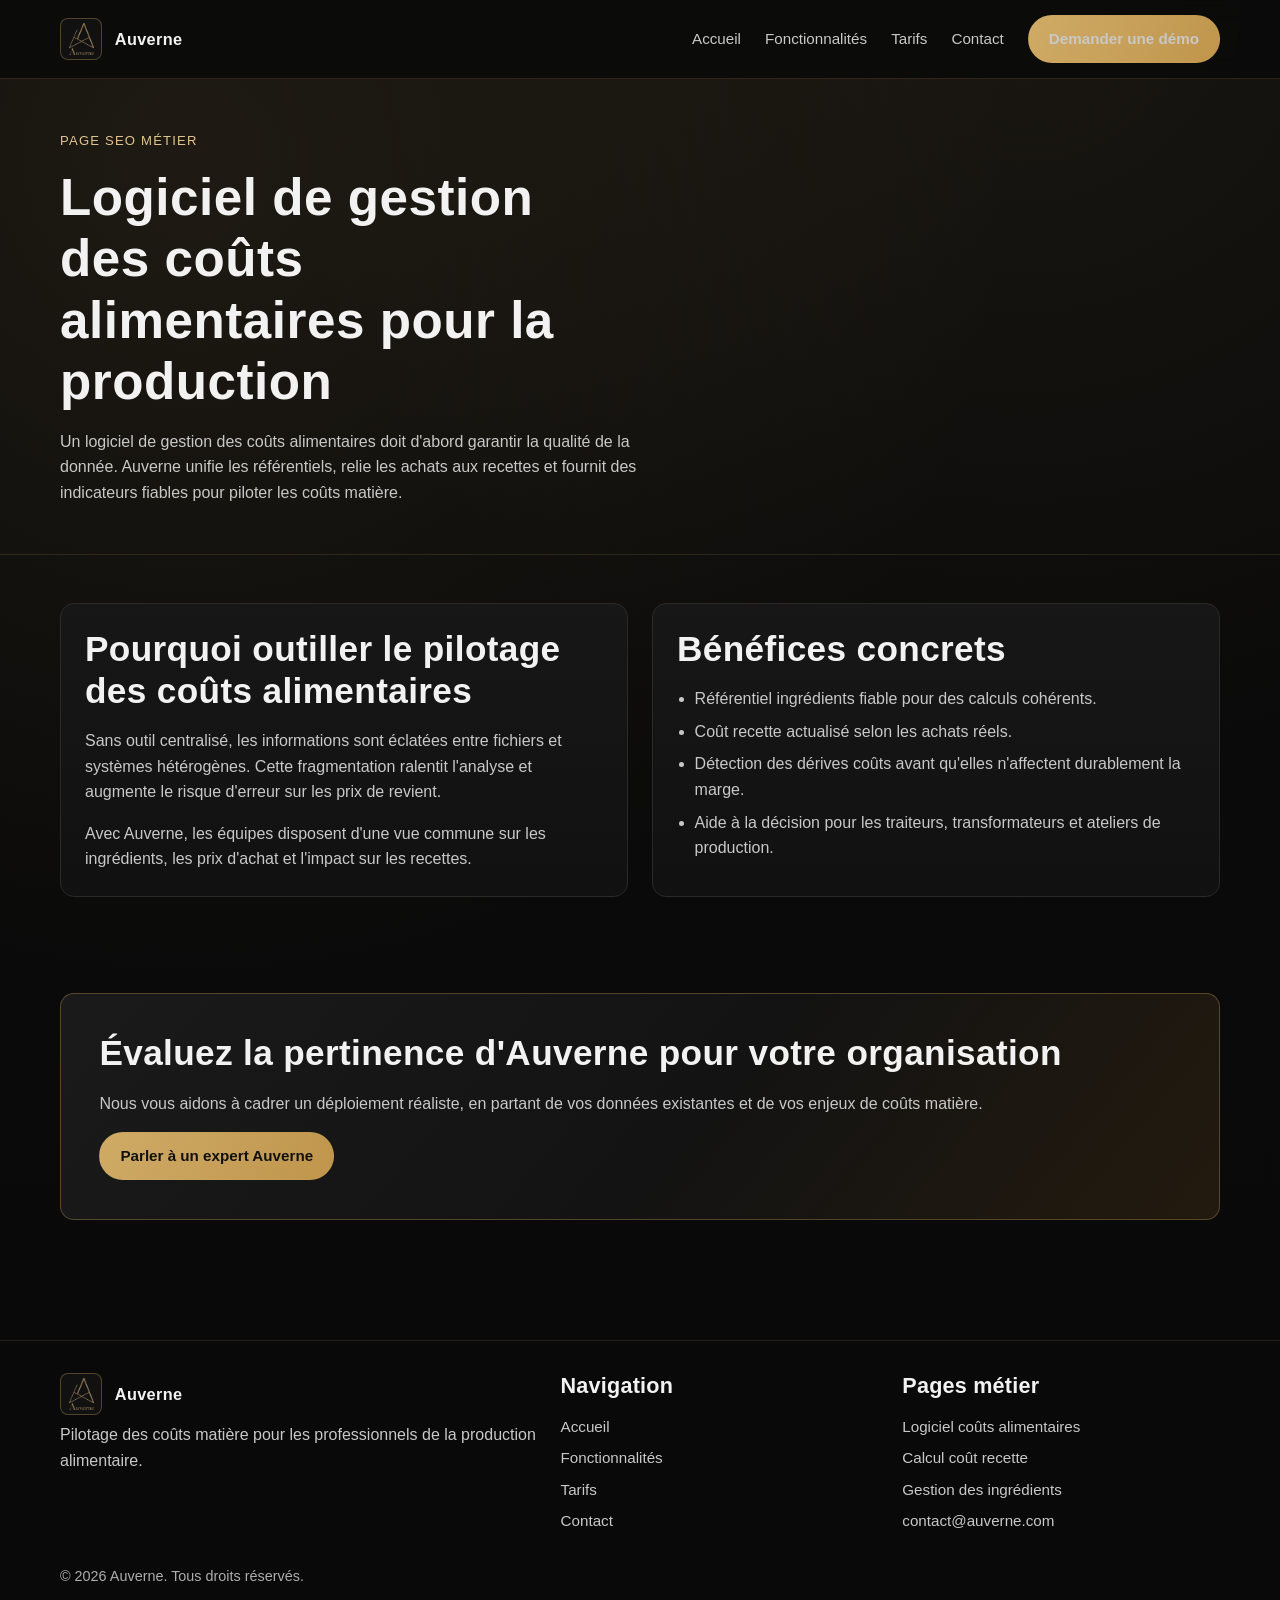
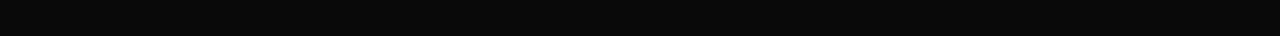
<file: logiciel-couts-alimentaires.html>
<!DOCTYPE html>
<html lang="fr">
<head>
  <meta charset="UTF-8">
  <meta name="viewport" content="width=device-width, initial-scale=1.0">
  <title>Logiciel de gestion des coûts alimentaires | Auverne</title>
  <meta name="description" content="Auverne est un logiciel de gestion des coûts alimentaires pour structurer les données ingrédients, suivre les achats et piloter les coûts matière en production.">
  <meta name="robots" content="index, follow">
  <link rel="canonical" href="https://auverne.com/logiciel-couts-alimentaires.html">
  <meta property="og:title" content="Logiciel de gestion des coûts alimentaires | Auverne">
  <meta property="og:description" content="Centralisez ingrédients, achats et recettes pour une lecture fiable des coûts alimentaires.">
  <meta property="og:type" content="website">
  <meta property="og:url" content="https://auverne.com/logiciel-couts-alimentaires.html">
  <meta property="og:image" content="https://auverne.com/og-image.png">
  <link rel="icon" href="/favicon.ico" type="image/x-icon">
  <link rel="stylesheet" href="/assets/css/style.css">
</head>
<body>
  <header class="site-header">
    <div class="container nav-wrap">
      <a class="brand" href="/index.html" aria-label="Accueil Auverne">
        <img src="/logo-auverne.png" alt="Logo Auverne" class="brand-logo">
        <span class="brand-name">Auverne</span>
      </a>
      <button class="nav-toggle" type="button" aria-label="Ouvrir le menu" aria-expanded="false" aria-controls="site-nav" data-nav-toggle>☰</button>
      <nav id="site-nav" class="site-nav" aria-label="Navigation principale">
        <a href="/index.html">Accueil</a>
        <a href="/fonctionnalites.html">Fonctionnalités</a>
        <a href="/tarifs.html">Tarifs</a>
        <a href="/contact.html">Contact</a>
        <a class="btn btn-primary" href="/contact.html">Demander une démo</a>
      </nav>
    </div>
  </header>

  <main>
    <section class="page-hero">
      <div class="container">
        <span class="eyebrow">Page SEO métier</span>
        <h1>Logiciel de gestion des coûts alimentaires pour la production</h1>
        <p>Un logiciel de gestion des coûts alimentaires doit d'abord garantir la qualité de la donnée. Auverne unifie les référentiels, relie les achats aux recettes et fournit des indicateurs fiables pour piloter les coûts matière.</p>
      </div>
    </section>

    <section class="section-tight">
      <div class="container grid-2">
        <article class="card">
          <h2>Pourquoi outiller le pilotage des coûts alimentaires</h2>
          <p>Sans outil centralisé, les informations sont éclatées entre fichiers et systèmes hétérogènes. Cette fragmentation ralentit l'analyse et augmente le risque d'erreur sur les prix de revient.</p>
          <p>Avec Auverne, les équipes disposent d'une vue commune sur les ingrédients, les prix d'achat et l'impact sur les recettes.</p>
        </article>
        <article class="card">
          <h2>Bénéfices concrets</h2>
          <ul>
            <li>Référentiel ingrédients fiable pour des calculs cohérents.</li>
            <li>Coût recette actualisé selon les achats réels.</li>
            <li>Détection des dérives coûts avant qu'elles n'affectent durablement la marge.</li>
            <li>Aide à la décision pour les traiteurs, transformateurs et ateliers de production.</li>
          </ul>
        </article>
      </div>
    </section>

    <section class="section-tight">
      <div class="container cta-block">
        <h2>Évaluez la pertinence d'Auverne pour votre organisation</h2>
        <p>Nous vous aidons à cadrer un déploiement réaliste, en partant de vos données existantes et de vos enjeux de coûts matière.</p>
        <a class="btn btn-primary" href="/contact.html">Parler à un expert Auverne</a>
      </div>
    </section>
  </main>

  <footer class="site-footer">
    <div class="container">
      <div class="footer-grid">
        <div>
          <a class="brand" href="/index.html"><img src="/logo-auverne.png" alt="Logo Auverne" class="brand-logo"><span class="brand-name">Auverne</span></a>
          <p>Pilotage des coûts matière pour les professionnels de la production alimentaire.</p>
        </div>
        <div class="footer-links">
          <h3>Navigation</h3>
          <a href="/index.html">Accueil</a>
          <a href="/fonctionnalites.html">Fonctionnalités</a>
          <a href="/tarifs.html">Tarifs</a>
          <a href="/contact.html">Contact</a>
        </div>
        <div class="footer-links">
          <h3>Pages métier</h3>
          <a href="/logiciel-couts-alimentaires.html">Logiciel coûts alimentaires</a>
          <a href="/calcul-cout-recette.html">Calcul coût recette</a>
          <a href="/gestion-ingredients.html">Gestion des ingrédients</a>
          <a href="mailto:contact@auverne.com">contact@auverne.com</a>
        </div>
      </div>
      <p class="copyright">© <span data-current-year></span> Auverne. Tous droits réservés.</p>
    </div>
  </footer>

  <script src="/assets/js/main.js"></script>
</body>
</html>
</file>
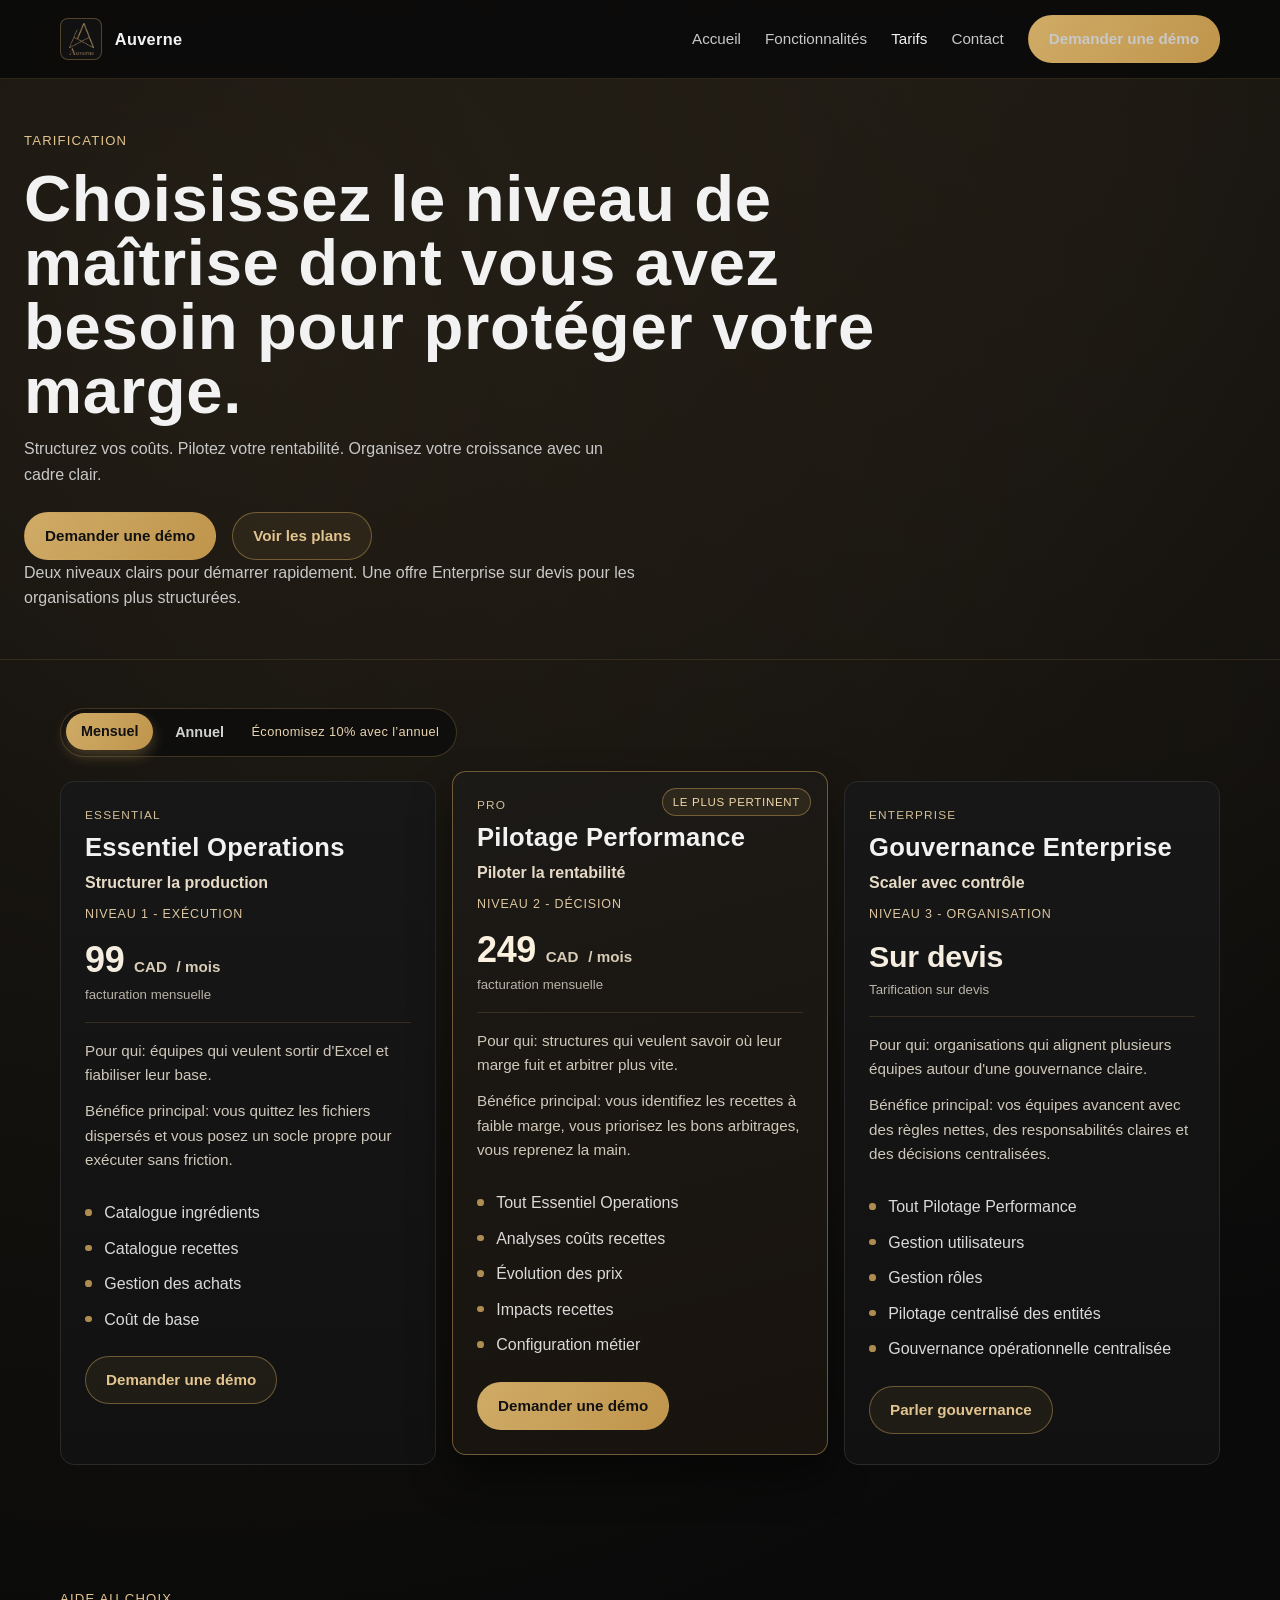
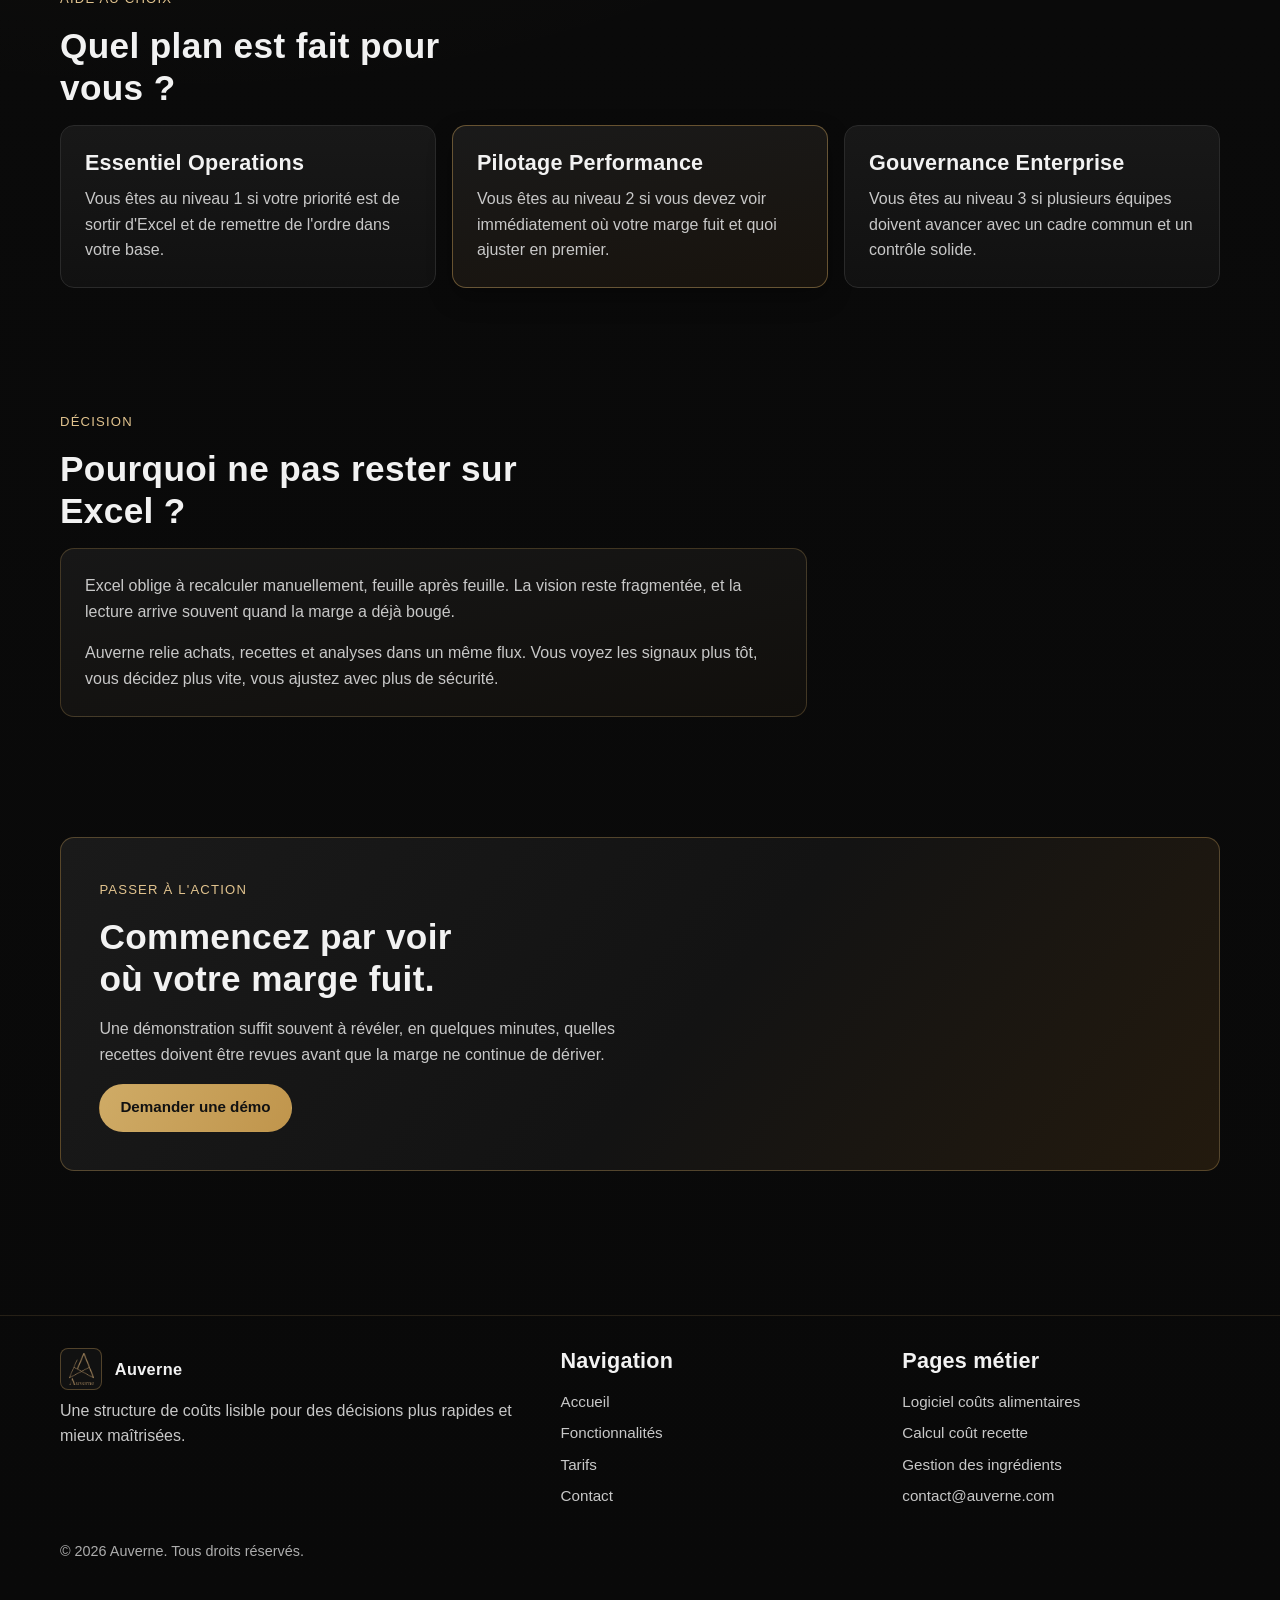
<file: tarifs.html>
<!DOCTYPE html>
<html lang="fr">
<head>
  <meta charset="UTF-8">
  <meta name="viewport" content="width=device-width, initial-scale=1.0">
  <title>Tarifs | Auverne</title>
  <meta name="description" content="Consultez l'approche tarifaire Auverne pour le pilotage des coûts alimentaires. Tarification adaptée à votre volume, vos usages et votre accompagnement.">
  <meta name="robots" content="index, follow">
  <link rel="canonical" href="https://auverne.com/tarifs.html">
  <meta property="og:title" content="Tarifs Auverne">
  <meta property="og:description" content="Une offre construite selon vos besoins opérationnels, votre périmètre de production et vos exigences de suivi coûts.">
  <meta property="og:type" content="website">
  <meta property="og:url" content="https://auverne.com/tarifs.html">
  <meta property="og:image" content="https://auverne.com/assets/img/og-image.png">
  <link rel="icon" href="/favicon.ico" type="image/x-icon">
  <link rel="stylesheet" href="/assets/css/style.css">
</head>
<body>
  <header class="site-header">
    <div class="container nav-wrap">
      <a class="brand" href="/index.html" aria-label="Accueil Auverne">
        <img src="/assets/img/logo-auverne.png" alt="Logo Auverne" class="brand-logo">
        <span class="brand-name">Auverne</span>
      </a>
      <button class="nav-toggle" type="button" aria-label="Ouvrir le menu" aria-expanded="false" aria-controls="site-nav" data-nav-toggle>☰</button>
      <nav id="site-nav" class="site-nav" aria-label="Navigation principale">
        <a href="/index.html">Accueil</a>
        <a href="/fonctionnalites.html">Fonctionnalités</a>
        <a class="active" href="/tarifs.html">Tarifs</a>
        <a href="/contact.html">Contact</a>
        <a class="btn btn-primary" href="/contact.html">Demander une démo</a>
      </nav>
    </div>
  </header>

  <main>
    <section class="page-hero pricing-hero">
      <div class="container">
        <span class="eyebrow">Tarification</span>
        <h1>Choisissez le niveau de maîtrise dont vous avez besoin pour protéger votre marge.</h1>
        <p>Structurez vos coûts. Pilotez votre rentabilité. Organisez votre croissance avec un cadre clair.</p>
        <div class="hero-actions">
          <a class="btn btn-primary" href="/contact.html">Demander une démo</a>
          <a class="btn btn-secondary" href="#plans">Voir les plans</a>
        </div>
        <p class="pricing-note">Deux niveaux clairs pour démarrer rapidement. Une offre Enterprise sur devis pour les organisations plus structurées.</p>
      </div>
    </section>

    <section id="plans" class="section-tight pricing-section">
      <div class="container" data-billing-root data-billing="monthly">
        <div class="pricing-billing" role="group" aria-label="Choix de facturation">
          <button class="pricing-billing-btn is-active" type="button" data-billing-option="monthly" aria-pressed="true">Mensuel</button>
          <button class="pricing-billing-btn" type="button" data-billing-option="annual" aria-pressed="false">Annuel</button>
          <span class="pricing-billing-save" data-billing-save>Économisez avec l’annuel</span>
        </div>

        <div class="pricing-grid">
          <article class="card pricing-card">
            <p class="pricing-code">ESSENTIAL</p>
            <h2>Essentiel Operations</h2>
            <p class="pricing-tagline">Structurer la production</p>
            <p class="pricing-stage">Niveau 1 - Exécution</p>
            <div class="pricing-price" data-price data-monthly="99" data-annual="89">
              <p class="pricing-amount"><span data-price-value>99</span> <span class="pricing-currency">CAD</span> <span class="pricing-period">/ mois</span></p>
              <p class="pricing-billing-note" data-billing-note>facturation mensuelle</p>
            </div>
            <p class="pricing-fit">Pour qui: équipes qui veulent sortir d'Excel et fiabiliser leur base.</p>
            <p class="pricing-benefit">Bénéfice principal: vous quittez les fichiers dispersés et vous posez un socle propre pour exécuter sans friction.</p>
            <ul class="pricing-list">
              <li>Catalogue ingrédients</li>
              <li>Catalogue recettes</li>
              <li>Gestion des achats</li>
              <li>Coût de base</li>
            </ul>
            <a class="btn btn-secondary pricing-card-cta" href="/contact.html">Demander une démo</a>
          </article>

          <article class="card pricing-card pricing-card-featured">
            <p class="pricing-badge">Le plus pertinent</p>
            <p class="pricing-code">PRO</p>
            <h2>Pilotage Performance</h2>
            <p class="pricing-tagline">Piloter la rentabilité</p>
            <p class="pricing-stage">Niveau 2 - Décision</p>
            <div class="pricing-price" data-price data-monthly="249" data-annual="219">
              <p class="pricing-amount"><span data-price-value>249</span> <span class="pricing-currency">CAD</span> <span class="pricing-period">/ mois</span></p>
              <p class="pricing-billing-note" data-billing-note>facturation mensuelle</p>
            </div>
            <p class="pricing-fit">Pour qui: structures qui veulent savoir où leur marge fuit et arbitrer plus vite.</p>
            <p class="pricing-benefit">Bénéfice principal: vous identifiez les recettes à faible marge, vous priorisez les bons arbitrages, vous reprenez la main.</p>
            <ul class="pricing-list">
              <li>Tout Essentiel Operations</li>
              <li>Analyses coûts recettes</li>
              <li>Évolution des prix</li>
              <li>Impacts recettes</li>
              <li>Configuration métier</li>
            </ul>
            <a class="btn btn-primary pricing-card-cta" href="/contact.html">Demander une démo</a>
          </article>

          <article class="card pricing-card">
            <p class="pricing-code">ENTERPRISE</p>
            <h2>Gouvernance Enterprise</h2>
            <p class="pricing-tagline">Scaler avec contrôle</p>
            <p class="pricing-stage">Niveau 3 - Organisation</p>
            <div class="pricing-price pricing-price-enterprise">
              <p class="pricing-amount">Sur devis</p>
              <p class="pricing-billing-note">Tarification sur devis</p>
            </div>
            <p class="pricing-fit">Pour qui: organisations qui alignent plusieurs équipes autour d'une gouvernance claire.</p>
            <p class="pricing-benefit">Bénéfice principal: vos équipes avancent avec des règles nettes, des responsabilités claires et des décisions centralisées.</p>
            <ul class="pricing-list">
              <li>Tout Pilotage Performance</li>
              <li>Gestion utilisateurs</li>
              <li>Gestion rôles</li>
              <li>Pilotage centralisé des entités</li>
              <li>Gouvernance opérationnelle centralisée</li>
            </ul>
            <a class="btn btn-secondary pricing-card-cta" href="/contact.html">Parler gouvernance</a>
          </article>
        </div>
      </div>
    </section>

    <section class="section pricing-section pricing-choose">
      <div class="container">
        <span class="eyebrow">Aide au choix</span>
        <h2>Quel plan est fait pour vous ?</h2>
        <div class="pricing-choose-grid">
          <article class="card pricing-choose-card">
            <h3>Essentiel Operations</h3>
            <p>Vous êtes au niveau 1 si votre priorité est de sortir d'Excel et de remettre de l'ordre dans votre base.</p>
          </article>
          <article class="card pricing-choose-card pricing-choose-card-featured">
            <h3>Pilotage Performance</h3>
            <p>Vous êtes au niveau 2 si vous devez voir immédiatement où votre marge fuit et quoi ajuster en premier.</p>
          </article>
          <article class="card pricing-choose-card">
            <h3>Gouvernance Enterprise</h3>
            <p>Vous êtes au niveau 3 si plusieurs équipes doivent avancer avec un cadre commun et un contrôle solide.</p>
          </article>
        </div>
      </div>
    </section>

    <section class="section-tight pricing-section pricing-excel">
      <div class="container">
        <span class="eyebrow">Décision</span>
        <h2>Pourquoi ne pas rester sur Excel ?</h2>
        <article class="card pricing-excel-card">
          <p>Excel oblige à recalculer manuellement, feuille après feuille. La vision reste fragmentée, et la lecture arrive souvent quand la marge a déjà bougé.</p>
          <p>Auverne relie achats, recettes et analyses dans un même flux. Vous voyez les signaux plus tôt, vous décidez plus vite, vous ajustez avec plus de sécurité.</p>
        </article>
      </div>
    </section>

    <section class="section pricing-section pricing-final">
      <div class="container">
        <article class="cta-block pricing-final-cta">
          <span class="eyebrow">Passer à l'action</span>
          <h2>Commencez par voir où votre marge fuit.</h2>
          <p>Une démonstration suffit souvent à révéler, en quelques minutes, quelles recettes doivent être revues avant que la marge ne continue de dériver.</p>
          <a class="btn btn-primary" href="/contact.html">Demander une démo</a>
        </article>
      </div>
    </section>
  </main>

  <footer class="site-footer">
    <div class="container">
      <div class="footer-grid">
        <div>
          <a class="brand" href="/index.html"><img src="/assets/img/logo-auverne.png" alt="Logo Auverne" class="brand-logo"><span class="brand-name">Auverne</span></a>
          <p>Une structure de coûts lisible pour des décisions plus rapides et mieux maîtrisées.</p>
        </div>
        <div class="footer-links">
          <h3>Navigation</h3>
          <a href="/index.html">Accueil</a>
          <a href="/fonctionnalites.html">Fonctionnalités</a>
          <a href="/tarifs.html">Tarifs</a>
          <a href="/contact.html">Contact</a>
        </div>
        <div class="footer-links">
          <h3>Pages métier</h3>
          <a href="/pages/logiciel-couts-alimentaires.html">Logiciel coûts alimentaires</a>
          <a href="/pages/calcul-cout-recette.html">Calcul coût recette</a>
          <a href="/pages/gestion-ingredients.html">Gestion des ingrédients</a>
          <a href="mailto:contact@auverne.com">contact@auverne.com</a>
        </div>
      </div>
      <p class="copyright">© <span data-current-year></span> Auverne. Tous droits réservés.</p>
    </div>
  </footer>

  <script src="/assets/js/main.js"></script>
</body>
</html>
</file>
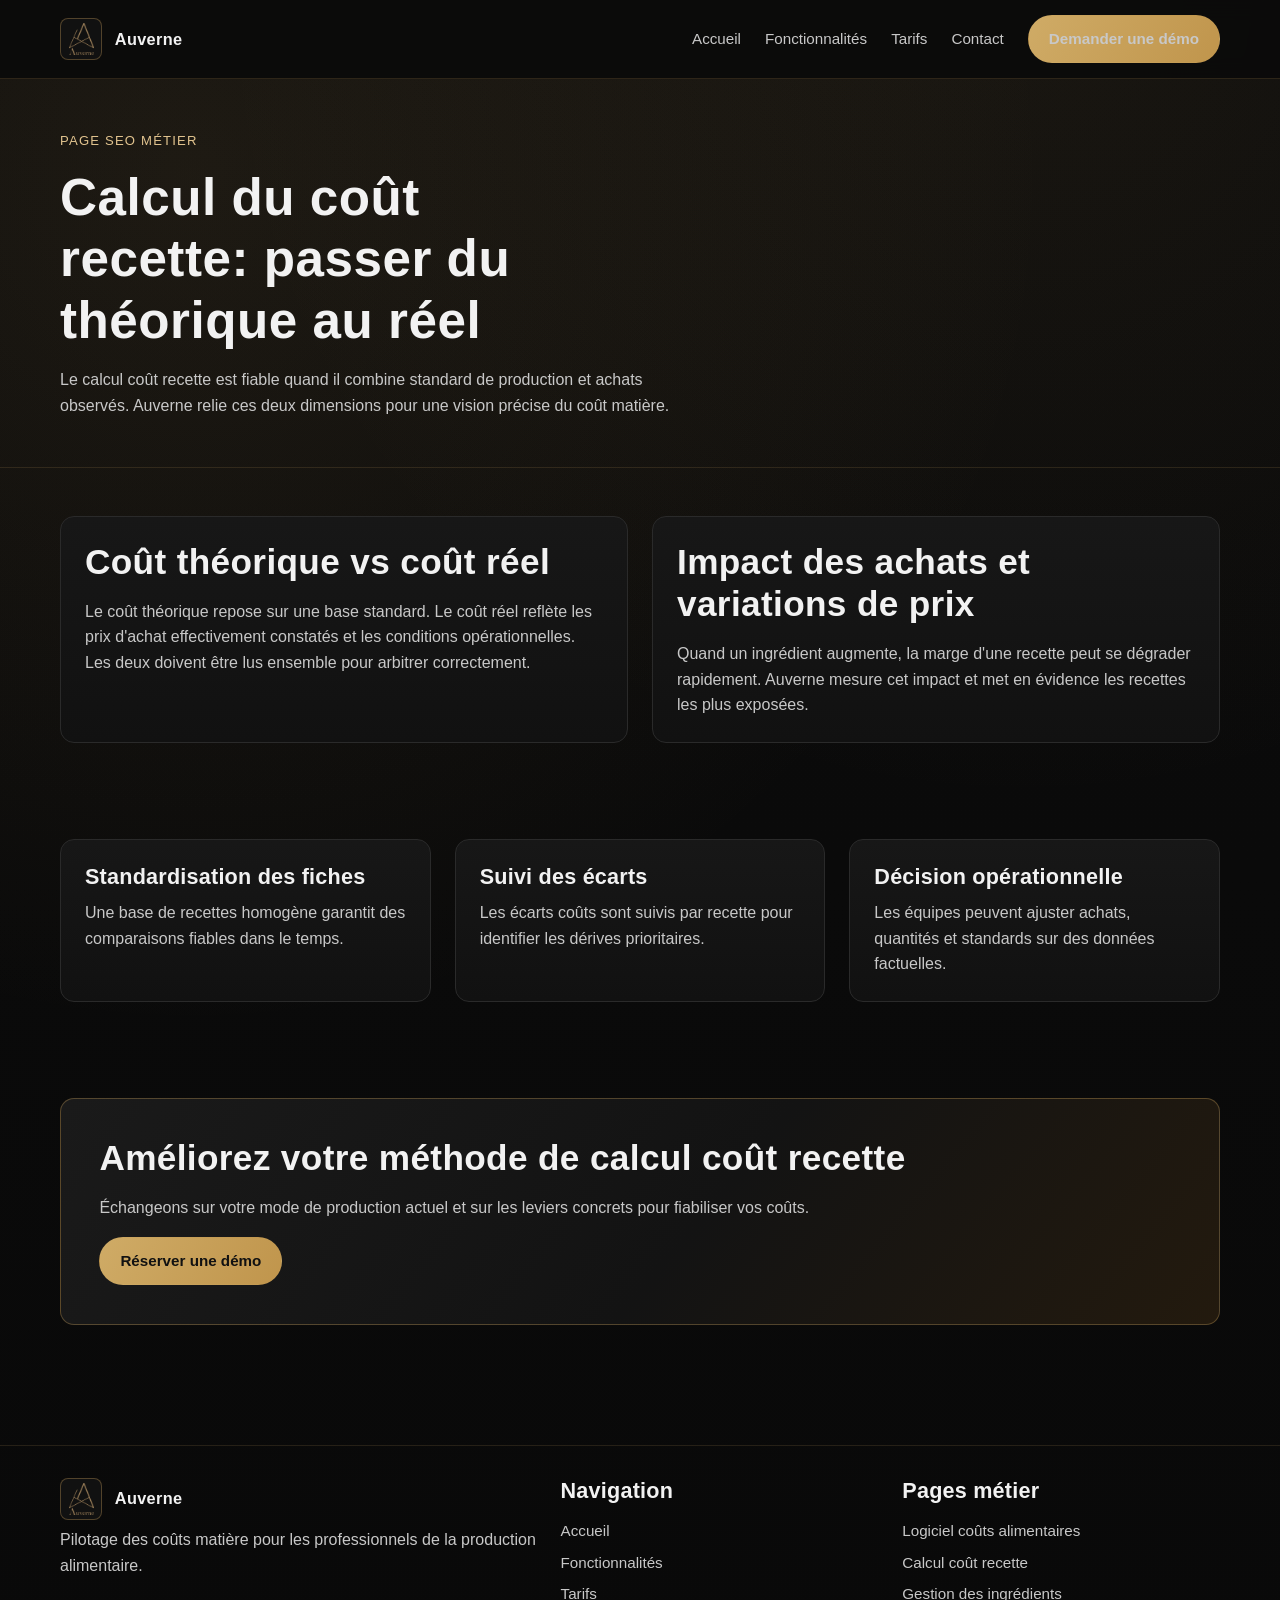
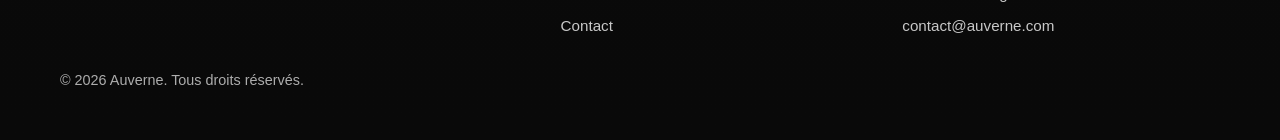
<file: pages/calcul-cout-recette.html>
<!DOCTYPE html>
<html lang="fr">
<head>
  <meta charset="UTF-8">
  <meta name="viewport" content="width=device-width, initial-scale=1.0">
  <title>Calcul coût recette | Auverne</title>
  <meta name="description" content="Optimisez le calcul du coût recette avec Auverne: comparaison coût théorique et coût réel, impact des achats et variations de prix ingrédients.">
  <meta name="robots" content="index, follow">
  <link rel="canonical" href="https://auverne.com/pages/calcul-cout-recette.html">
  <meta property="og:title" content="Calcul coût recette | Auverne">
  <meta property="og:description" content="Suivez l'impact des achats réels et des variations de prix pour prendre de meilleures décisions de production.">
  <meta property="og:type" content="website">
  <meta property="og:url" content="https://auverne.com/pages/calcul-cout-recette.html">
  <meta property="og:image" content="https://auverne.com/assets/img/og-image.png">
  <link rel="icon" href="/favicon.ico" type="image/x-icon">
  <link rel="stylesheet" href="/assets/css/style.css">
</head>
<body>
  <header class="site-header">
    <div class="container nav-wrap">
      <a class="brand" href="/index.html" aria-label="Accueil Auverne">
        <img src="/assets/img/logo-auverne.png" alt="Logo Auverne" class="brand-logo">
        <span class="brand-name">Auverne</span>
      </a>
      <button class="nav-toggle" type="button" aria-label="Ouvrir le menu" aria-expanded="false" aria-controls="site-nav" data-nav-toggle>☰</button>
      <nav id="site-nav" class="site-nav" aria-label="Navigation principale">
        <a href="/index.html">Accueil</a>
        <a href="/fonctionnalites.html">Fonctionnalités</a>
        <a href="/tarifs.html">Tarifs</a>
        <a href="/contact.html">Contact</a>
        <a class="btn btn-primary" href="/contact.html">Demander une démo</a>
      </nav>
    </div>
  </header>

  <main>
    <section class="page-hero">
      <div class="container">
        <span class="eyebrow">Page SEO métier</span>
        <h1>Calcul du coût recette: passer du théorique au réel</h1>
        <p>Le calcul coût recette est fiable quand il combine standard de production et achats observés. Auverne relie ces deux dimensions pour une vision précise du coût matière.</p>
      </div>
    </section>

    <section class="section-tight">
      <div class="container grid-2">
        <article class="card">
          <h2>Coût théorique vs coût réel</h2>
          <p>Le coût théorique repose sur une base standard. Le coût réel reflète les prix d'achat effectivement constatés et les conditions opérationnelles. Les deux doivent être lus ensemble pour arbitrer correctement.</p>
        </article>
        <article class="card">
          <h2>Impact des achats et variations de prix</h2>
          <p>Quand un ingrédient augmente, la marge d'une recette peut se dégrader rapidement. Auverne mesure cet impact et met en évidence les recettes les plus exposées.</p>
        </article>
      </div>
    </section>

    <section class="section-tight">
      <div class="container grid-3">
        <article class="card">
          <h3>Standardisation des fiches</h3>
          <p>Une base de recettes homogène garantit des comparaisons fiables dans le temps.</p>
        </article>
        <article class="card">
          <h3>Suivi des écarts</h3>
          <p>Les écarts coûts sont suivis par recette pour identifier les dérives prioritaires.</p>
        </article>
        <article class="card">
          <h3>Décision opérationnelle</h3>
          <p>Les équipes peuvent ajuster achats, quantités et standards sur des données factuelles.</p>
        </article>
      </div>
    </section>

    <section class="section-tight">
      <div class="container cta-block">
        <h2>Améliorez votre méthode de calcul coût recette</h2>
        <p>Échangeons sur votre mode de production actuel et sur les leviers concrets pour fiabiliser vos coûts.</p>
        <a class="btn btn-primary" href="/contact.html">Réserver une démo</a>
      </div>
    </section>
  </main>

  <footer class="site-footer">
    <div class="container">
      <div class="footer-grid">
        <div>
          <a class="brand" href="/index.html"><img src="/assets/img/logo-auverne.png" alt="Logo Auverne" class="brand-logo"><span class="brand-name">Auverne</span></a>
          <p>Pilotage des coûts matière pour les professionnels de la production alimentaire.</p>
        </div>
        <div class="footer-links">
          <h3>Navigation</h3>
          <a href="/index.html">Accueil</a>
          <a href="/fonctionnalites.html">Fonctionnalités</a>
          <a href="/tarifs.html">Tarifs</a>
          <a href="/contact.html">Contact</a>
        </div>
        <div class="footer-links">
          <h3>Pages métier</h3>
          <a href="/pages/logiciel-couts-alimentaires.html">Logiciel coûts alimentaires</a>
          <a href="/pages/calcul-cout-recette.html">Calcul coût recette</a>
          <a href="/pages/gestion-ingredients.html">Gestion des ingrédients</a>
          <a href="mailto:contact@auverne.com">contact@auverne.com</a>
        </div>
      </div>
      <p class="copyright">© <span data-current-year></span> Auverne. Tous droits réservés.</p>
    </div>
  </footer>

  <script src="/assets/js/main.js"></script>
</body>
</html>
</file>
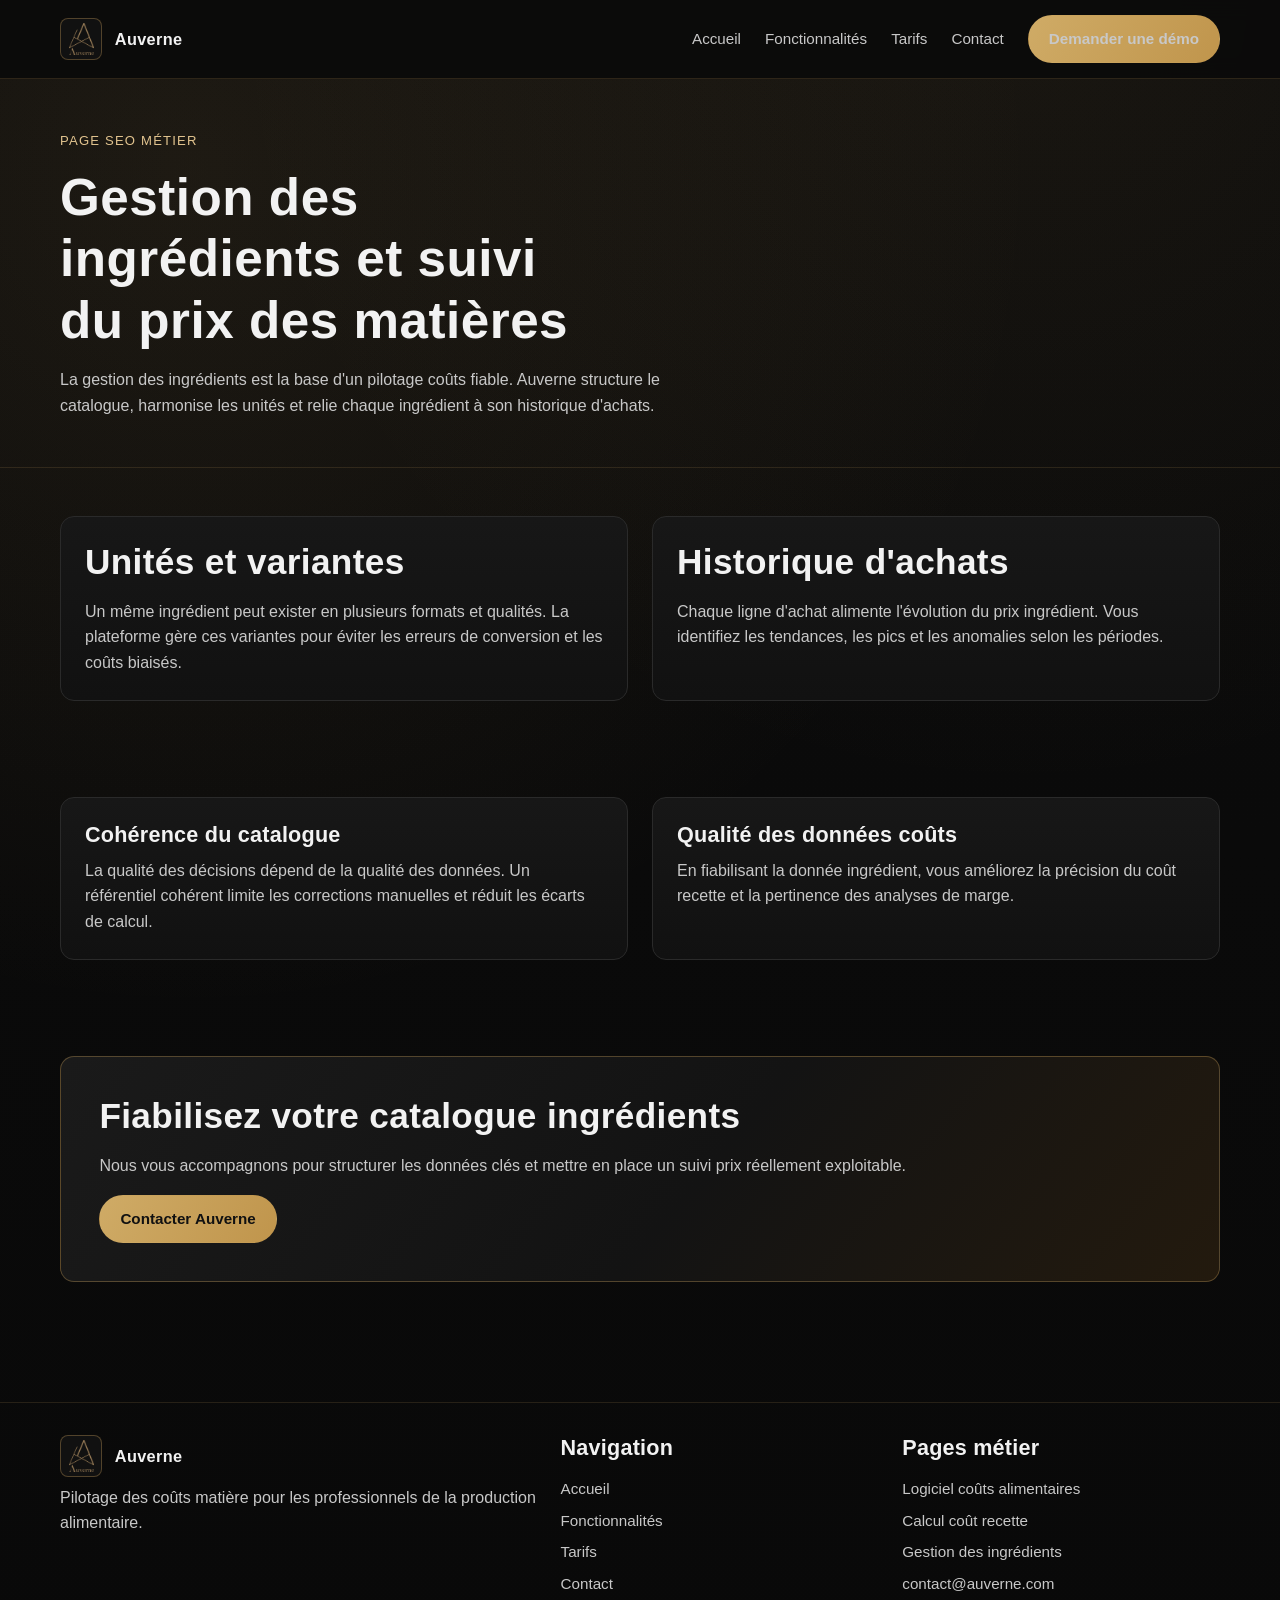
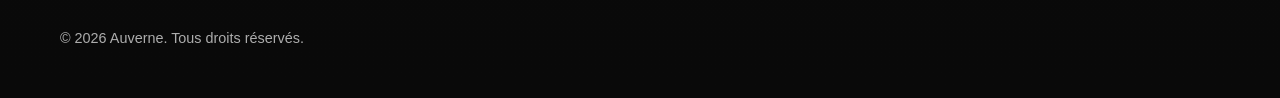
<file: pages/gestion-ingredients.html>
<!DOCTYPE html>
<html lang="fr">
<head>
  <meta charset="UTF-8">
  <meta name="viewport" content="width=device-width, initial-scale=1.0">
  <title>Gestion des ingrédients et suivi des prix | Auverne</title>
  <meta name="description" content="Améliorez la gestion des ingrédients et le suivi des prix avec un catalogue cohérent, des unités standardisées et un historique d'achats fiable.">
  <meta name="robots" content="index, follow">
  <link rel="canonical" href="https://auverne.com/pages/gestion-ingredients.html">
  <meta property="og:title" content="Gestion des ingrédients et suivi des prix | Auverne">
  <meta property="og:description" content="Centralisez unités, variantes et historiques d'achats pour fiabiliser vos coûts matière.">
  <meta property="og:type" content="website">
  <meta property="og:url" content="https://auverne.com/pages/gestion-ingredients.html">
  <meta property="og:image" content="https://auverne.com/assets/img/og-image.png">
  <link rel="icon" href="/favicon.ico" type="image/x-icon">
  <link rel="stylesheet" href="/assets/css/style.css">
</head>
<body>
  <header class="site-header">
    <div class="container nav-wrap">
      <a class="brand" href="/index.html" aria-label="Accueil Auverne">
        <img src="/assets/img/logo-auverne.png" alt="Logo Auverne" class="brand-logo">
        <span class="brand-name">Auverne</span>
      </a>
      <button class="nav-toggle" type="button" aria-label="Ouvrir le menu" aria-expanded="false" aria-controls="site-nav" data-nav-toggle>☰</button>
      <nav id="site-nav" class="site-nav" aria-label="Navigation principale">
        <a href="/index.html">Accueil</a>
        <a href="/fonctionnalites.html">Fonctionnalités</a>
        <a href="/tarifs.html">Tarifs</a>
        <a href="/contact.html">Contact</a>
        <a class="btn btn-primary" href="/contact.html">Demander une démo</a>
      </nav>
    </div>
  </header>

  <main>
    <section class="page-hero">
      <div class="container">
        <span class="eyebrow">Page SEO métier</span>
        <h1>Gestion des ingrédients et suivi du prix des matières</h1>
        <p>La gestion des ingrédients est la base d'un pilotage coûts fiable. Auverne structure le catalogue, harmonise les unités et relie chaque ingrédient à son historique d'achats.</p>
      </div>
    </section>

    <section class="section-tight">
      <div class="container grid-2">
        <article class="card">
          <h2>Unités et variantes</h2>
          <p>Un même ingrédient peut exister en plusieurs formats et qualités. La plateforme gère ces variantes pour éviter les erreurs de conversion et les coûts biaisés.</p>
        </article>
        <article class="card">
          <h2>Historique d'achats</h2>
          <p>Chaque ligne d'achat alimente l'évolution du prix ingrédient. Vous identifiez les tendances, les pics et les anomalies selon les périodes.</p>
        </article>
      </div>
    </section>

    <section class="section-tight">
      <div class="container grid-2">
        <article class="card">
          <h3>Cohérence du catalogue</h3>
          <p>La qualité des décisions dépend de la qualité des données. Un référentiel cohérent limite les corrections manuelles et réduit les écarts de calcul.</p>
        </article>
        <article class="card">
          <h3>Qualité des données coûts</h3>
          <p>En fiabilisant la donnée ingrédient, vous améliorez la précision du coût recette et la pertinence des analyses de marge.</p>
        </article>
      </div>
    </section>

    <section class="section-tight">
      <div class="container cta-block">
        <h2>Fiabilisez votre catalogue ingrédients</h2>
        <p>Nous vous accompagnons pour structurer les données clés et mettre en place un suivi prix réellement exploitable.</p>
        <a class="btn btn-primary" href="/contact.html">Contacter Auverne</a>
      </div>
    </section>
  </main>

  <footer class="site-footer">
    <div class="container">
      <div class="footer-grid">
        <div>
          <a class="brand" href="/index.html"><img src="/assets/img/logo-auverne.png" alt="Logo Auverne" class="brand-logo"><span class="brand-name">Auverne</span></a>
          <p>Pilotage des coûts matière pour les professionnels de la production alimentaire.</p>
        </div>
        <div class="footer-links">
          <h3>Navigation</h3>
          <a href="/index.html">Accueil</a>
          <a href="/fonctionnalites.html">Fonctionnalités</a>
          <a href="/tarifs.html">Tarifs</a>
          <a href="/contact.html">Contact</a>
        </div>
        <div class="footer-links">
          <h3>Pages métier</h3>
          <a href="/pages/logiciel-couts-alimentaires.html">Logiciel coûts alimentaires</a>
          <a href="/pages/calcul-cout-recette.html">Calcul coût recette</a>
          <a href="/pages/gestion-ingredients.html">Gestion des ingrédients</a>
          <a href="mailto:contact@auverne.com">contact@auverne.com</a>
        </div>
      </div>
      <p class="copyright">© <span data-current-year></span> Auverne. Tous droits réservés.</p>
    </div>
  </footer>

  <script src="/assets/js/main.js"></script>
</body>
</html>
</file>
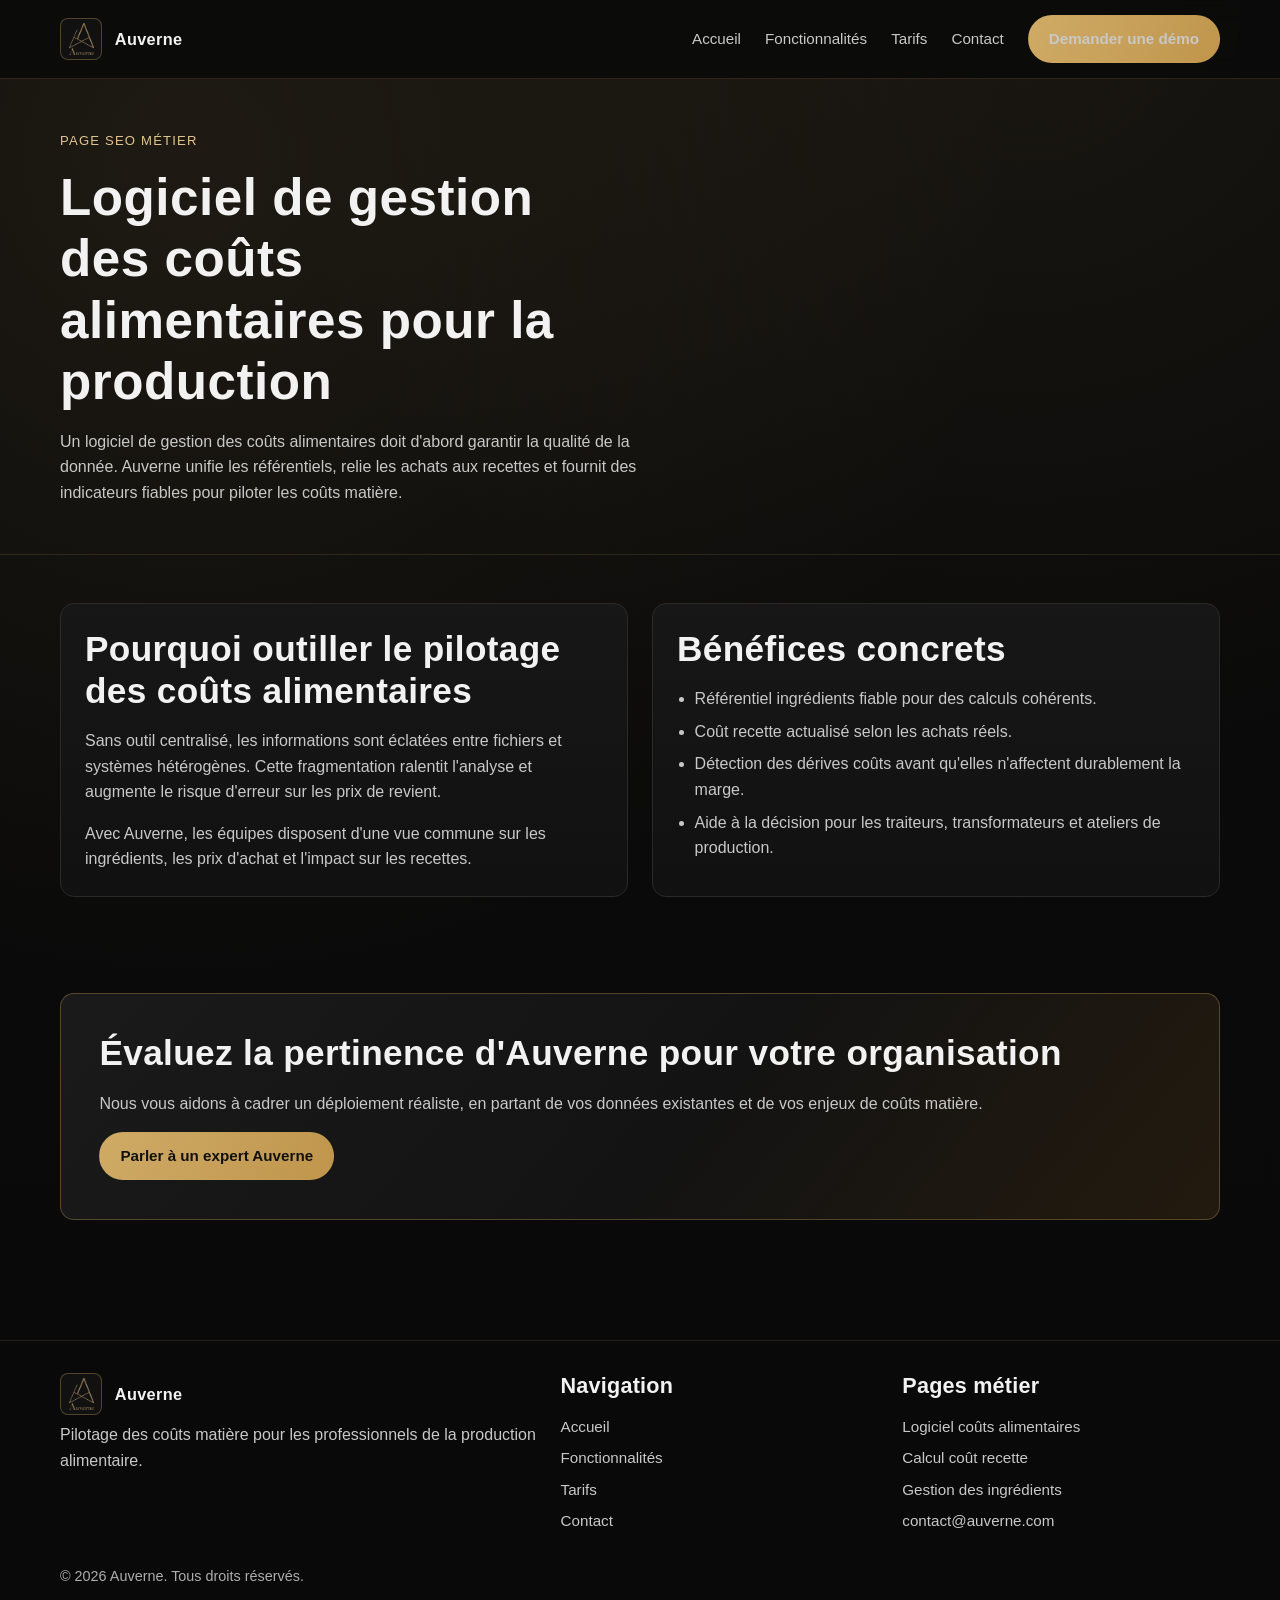
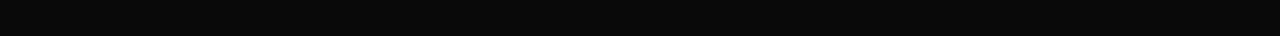
<file: pages/logiciel-couts-alimentaires.html>
<!DOCTYPE html>
<html lang="fr">
<head>
  <meta charset="UTF-8">
  <meta name="viewport" content="width=device-width, initial-scale=1.0">
  <title>Logiciel de gestion des coûts alimentaires | Auverne</title>
  <meta name="description" content="Auverne est un logiciel de gestion des coûts alimentaires pour structurer les données ingrédients, suivre les achats et piloter les coûts matière en production.">
  <meta name="robots" content="index, follow">
  <link rel="canonical" href="https://auverne.com/pages/logiciel-couts-alimentaires.html">
  <meta property="og:title" content="Logiciel de gestion des coûts alimentaires | Auverne">
  <meta property="og:description" content="Centralisez ingrédients, achats et recettes pour une lecture fiable des coûts alimentaires.">
  <meta property="og:type" content="website">
  <meta property="og:url" content="https://auverne.com/pages/logiciel-couts-alimentaires.html">
  <meta property="og:image" content="https://auverne.com/assets/img/og-image.png">
  <link rel="icon" href="/favicon.ico" type="image/x-icon">
  <link rel="stylesheet" href="/assets/css/style.css">
</head>
<body>
  <header class="site-header">
    <div class="container nav-wrap">
      <a class="brand" href="/index.html" aria-label="Accueil Auverne">
        <img src="/assets/img/logo-auverne.png" alt="Logo Auverne" class="brand-logo">
        <span class="brand-name">Auverne</span>
      </a>
      <button class="nav-toggle" type="button" aria-label="Ouvrir le menu" aria-expanded="false" aria-controls="site-nav" data-nav-toggle>☰</button>
      <nav id="site-nav" class="site-nav" aria-label="Navigation principale">
        <a href="/index.html">Accueil</a>
        <a href="/fonctionnalites.html">Fonctionnalités</a>
        <a href="/tarifs.html">Tarifs</a>
        <a href="/contact.html">Contact</a>
        <a class="btn btn-primary" href="/contact.html">Demander une démo</a>
      </nav>
    </div>
  </header>

  <main>
    <section class="page-hero">
      <div class="container">
        <span class="eyebrow">Page SEO métier</span>
        <h1>Logiciel de gestion des coûts alimentaires pour la production</h1>
        <p>Un logiciel de gestion des coûts alimentaires doit d'abord garantir la qualité de la donnée. Auverne unifie les référentiels, relie les achats aux recettes et fournit des indicateurs fiables pour piloter les coûts matière.</p>
      </div>
    </section>

    <section class="section-tight">
      <div class="container grid-2">
        <article class="card">
          <h2>Pourquoi outiller le pilotage des coûts alimentaires</h2>
          <p>Sans outil centralisé, les informations sont éclatées entre fichiers et systèmes hétérogènes. Cette fragmentation ralentit l'analyse et augmente le risque d'erreur sur les prix de revient.</p>
          <p>Avec Auverne, les équipes disposent d'une vue commune sur les ingrédients, les prix d'achat et l'impact sur les recettes.</p>
        </article>
        <article class="card">
          <h2>Bénéfices concrets</h2>
          <ul>
            <li>Référentiel ingrédients fiable pour des calculs cohérents.</li>
            <li>Coût recette actualisé selon les achats réels.</li>
            <li>Détection des dérives coûts avant qu'elles n'affectent durablement la marge.</li>
            <li>Aide à la décision pour les traiteurs, transformateurs et ateliers de production.</li>
          </ul>
        </article>
      </div>
    </section>

    <section class="section-tight">
      <div class="container cta-block">
        <h2>Évaluez la pertinence d'Auverne pour votre organisation</h2>
        <p>Nous vous aidons à cadrer un déploiement réaliste, en partant de vos données existantes et de vos enjeux de coûts matière.</p>
        <a class="btn btn-primary" href="/contact.html">Parler à un expert Auverne</a>
      </div>
    </section>
  </main>

  <footer class="site-footer">
    <div class="container">
      <div class="footer-grid">
        <div>
          <a class="brand" href="/index.html"><img src="/assets/img/logo-auverne.png" alt="Logo Auverne" class="brand-logo"><span class="brand-name">Auverne</span></a>
          <p>Pilotage des coûts matière pour les professionnels de la production alimentaire.</p>
        </div>
        <div class="footer-links">
          <h3>Navigation</h3>
          <a href="/index.html">Accueil</a>
          <a href="/fonctionnalites.html">Fonctionnalités</a>
          <a href="/tarifs.html">Tarifs</a>
          <a href="/contact.html">Contact</a>
        </div>
        <div class="footer-links">
          <h3>Pages métier</h3>
          <a href="/pages/logiciel-couts-alimentaires.html">Logiciel coûts alimentaires</a>
          <a href="/pages/calcul-cout-recette.html">Calcul coût recette</a>
          <a href="/pages/gestion-ingredients.html">Gestion des ingrédients</a>
          <a href="mailto:contact@auverne.com">contact@auverne.com</a>
        </div>
      </div>
      <p class="copyright">© <span data-current-year></span> Auverne. Tous droits réservés.</p>
    </div>
  </footer>

  <script src="/assets/js/main.js"></script>
</body>
</html>
</file>
<file: assets/css/style.css>
:root {
  --bg: #0b0b0b;
  --bg-soft: #141414;
  --surface: #1b1b1b;
  --surface-border: #2a2a2a;
  --text: #f2f2f2;
  --text-muted: #c8c8c8;
  --gold: #caa25c;
  --gold-soft: #e2c48f;
  --danger: #ff7a7a;
  --max-width: 1160px;
  --radius: 14px;
  --radius-sm: 10px;
  --shadow: 0 12px 28px rgba(0, 0, 0, 0.35);
  --space-1: 0.5rem;
  --space-2: 0.75rem;
  --space-3: 1rem;
  --space-4: 1.5rem;
  --space-5: 2rem;
  --space-6: 3rem;
  --space-7: 4.5rem;
}

* {
  box-sizing: border-box;
}

html {
  scroll-behavior: smooth;
}

body {
  margin: 0;
  font-family: "Segoe UI", "Helvetica Neue", Helvetica, sans-serif;
  color: var(--text);
  background:
    radial-gradient(circle at 15% 10%, rgba(202, 162, 92, 0.1), transparent 45%),
    radial-gradient(circle at 80% 0%, rgba(202, 162, 92, 0.08), transparent 40%),
    linear-gradient(180deg, #0b0b0b 0%, #090909 100%);
  line-height: 1.6;
}

a {
  color: inherit;
  text-decoration: none;
}

img {
  max-width: 100%;
  height: auto;
  display: block;
}

.container {
  width: min(var(--max-width), calc(100% - 2rem));
  margin-inline: auto;
}

.section {
  padding: var(--space-7) 0;
}

.section-tight {
  padding: var(--space-6) 0;
}

.eyebrow {
  display: inline-block;
  margin-bottom: var(--space-3);
  color: var(--gold-soft);
  font-size: 0.82rem;
  letter-spacing: 0.09em;
  text-transform: uppercase;
}

h1,
h2,
h3 {
  line-height: 1.2;
  margin-top: 0;
  margin-bottom: var(--space-3);
  letter-spacing: 0.01em;
}

h1 {
  font-size: clamp(1.95rem, 4vw, 3.3rem);
  max-width: 18ch;
}

h2 {
  font-size: clamp(1.5rem, 2.8vw, 2.2rem);
}

h3 {
  font-size: clamp(1.1rem, 2vw, 1.35rem);
}

p {
  margin-top: 0;
  margin-bottom: var(--space-3);
  color: var(--text-muted);
}

ul {
  margin: 0;
  padding-left: 1.1rem;
}

li {
  margin-bottom: 0.45rem;
  color: var(--text-muted);
}

.site-header {
  position: sticky;
  top: 0;
  z-index: 20;
  backdrop-filter: blur(10px);
  background: rgba(10, 10, 10, 0.9);
  border-bottom: 1px solid rgba(202, 162, 92, 0.18);
}

.nav-wrap {
  min-height: 78px;
  display: flex;
  align-items: center;
  justify-content: space-between;
  gap: var(--space-4);
}

.brand {
  display: inline-flex;
  align-items: center;
  gap: 0.8rem;
  font-weight: 600;
  letter-spacing: 0.02em;
}

.brand-logo {
  width: 42px;
  height: 42px;
  object-fit: contain;
  border-radius: 8px;
  border: 1px solid rgba(202, 162, 92, 0.35);
  background: #111;
  padding: 4px;
}

.brand-name {
  font-size: 1.02rem;
}

.nav-toggle {
  display: none;
  border: 1px solid var(--surface-border);
  background: var(--bg-soft);
  color: var(--text);
  width: 44px;
  height: 44px;
  border-radius: 10px;
  font-size: 1.35rem;
}

.site-nav {
  display: flex;
  align-items: center;
  gap: var(--space-4);
}

.site-nav a {
  color: var(--text-muted);
  font-size: 0.95rem;
}

.site-nav a:hover,
.site-nav a:focus-visible,
.site-nav a.active {
  color: var(--text);
}

.btn {
  display: inline-flex;
  align-items: center;
  justify-content: center;
  gap: 0.5rem;
  border-radius: 999px;
  padding: 0.68rem 1.25rem;
  border: 1px solid transparent;
  font-weight: 600;
  font-size: 0.95rem;
  transition: transform 0.2s ease, background-color 0.2s ease, color 0.2s ease;
}

.btn:hover,
.btn:focus-visible {
  transform: translateY(-1px);
}

.btn-primary {
  background: linear-gradient(120deg, #cfab66 0%, #c0954c 100%);
  color: #111;
}

.btn-secondary {
  border-color: rgba(202, 162, 92, 0.45);
  color: var(--gold-soft);
  background: rgba(202, 162, 92, 0.08);
}

.btn-ghost {
  border-color: var(--surface-border);
  color: var(--text);
  background: var(--bg-soft);
}

.hero {
  padding: var(--space-7) 0 var(--space-6);
}

.hero-grid {
  display: grid;
  gap: var(--space-5);
  grid-template-columns: 1.1fr 0.9fr;
  align-items: center;
}

.hero-actions {
  display: flex;
  flex-wrap: wrap;
  gap: var(--space-3);
  margin-top: var(--space-4);
}

.hero-note {
  font-size: 0.9rem;
  color: #b9b9b9;
  margin-top: var(--space-3);
}

.dashboard {
  background: linear-gradient(180deg, #171717 0%, #101010 100%);
  border: 1px solid rgba(202, 162, 92, 0.25);
  border-radius: var(--radius);
  box-shadow: var(--shadow);
  padding: var(--space-4);
}

.dashboard-head {
  display: flex;
  align-items: center;
  justify-content: space-between;
  margin-bottom: var(--space-3);
  font-size: 0.88rem;
  color: #dbd0bb;
}

.pill {
  font-size: 0.75rem;
  padding: 0.23rem 0.55rem;
  border-radius: 999px;
  border: 1px solid rgba(202, 162, 92, 0.45);
  background: rgba(202, 162, 92, 0.08);
}

.kpi-grid {
  display: grid;
  grid-template-columns: repeat(2, minmax(0, 1fr));
  gap: var(--space-3);
}

.kpi {
  background: #111;
  border: 1px solid var(--surface-border);
  border-radius: var(--radius-sm);
  padding: var(--space-3);
}

.kpi-label {
  color: #bdbdbd;
  font-size: 0.84rem;
}

.kpi-value {
  margin-top: 0.35rem;
  font-size: 1.3rem;
  font-weight: 700;
}

.kpi-up {
  color: var(--danger);
}

.kpi-down {
  color: #b7d6a9;
}

.chart {
  margin-top: var(--space-3);
  background: #101010;
  border: 1px solid var(--surface-border);
  border-radius: var(--radius-sm);
  padding: var(--space-3);
}

.chart-bars {
  display: flex;
  align-items: flex-end;
  gap: 0.55rem;
  min-height: 116px;
}

.chart-bar {
  flex: 1;
  border-radius: 8px 8px 2px 2px;
  background: linear-gradient(180deg, #d8b77e 0%, #8f6f3e 100%);
}

.bar-1 { height: 40%; }
.bar-2 { height: 56%; }
.bar-3 { height: 63%; }
.bar-4 { height: 52%; }
.bar-5 { height: 72%; }
.bar-6 { height: 78%; }

.grid-2,
.grid-3,
.grid-4 {
  display: grid;
  gap: var(--space-4);
}

.grid-2 {
  grid-template-columns: repeat(2, minmax(0, 1fr));
}

.grid-3 {
  grid-template-columns: repeat(3, minmax(0, 1fr));
}

.grid-4 {
  grid-template-columns: repeat(4, minmax(0, 1fr));
}

.card {
  background: linear-gradient(180deg, #171717 0%, #111 100%);
  border: 1px solid var(--surface-border);
  border-radius: var(--radius);
  padding: var(--space-4);
}

.card h3 {
  margin-bottom: 0.65rem;
}

.card p:last-child,
.card ul:last-child {
  margin-bottom: 0;
}

.process-step {
  padding: var(--space-4);
  border-radius: var(--radius);
  border: 1px solid rgba(202, 162, 92, 0.3);
  background: rgba(202, 162, 92, 0.05);
}

.step-number {
  display: inline-flex;
  width: 1.9rem;
  height: 1.9rem;
  border-radius: 50%;
  align-items: center;
  justify-content: center;
  font-weight: 700;
  background: rgba(202, 162, 92, 0.2);
  color: var(--gold-soft);
  margin-bottom: 0.7rem;
}

.cta-block {
  background: linear-gradient(130deg, #1a1a1a 0%, #131313 55%, #231a0e 100%);
  border: 1px solid rgba(202, 162, 92, 0.34);
  border-radius: var(--radius);
  padding: clamp(1.5rem, 3vw, 2.5rem);
}

.landing-section h2 {
  max-width: 24ch;
}

.landing-hero {
  padding-top: clamp(3.1rem, 8vw, 6.2rem);
}

.landing-hero-grid {
  display: grid;
  gap: var(--space-5);
}

.landing-copy h1 {
  max-width: 16ch;
  margin-bottom: 0.8rem;
}

.landing-copy p {
  max-width: 52ch;
}

.landing-lead {
  margin-bottom: var(--space-4);
  max-width: 70ch;
  color: #d8d0c3;
}

.landing-panel {
  background: linear-gradient(165deg, #1b1b1b 0%, #141414 55%, #221c14 100%);
  border: 1px solid rgba(202, 162, 92, 0.36);
  border-radius: var(--radius);
  padding: var(--space-4);
  box-shadow: var(--shadow);
}

.landing-panel-label {
  font-size: 0.82rem;
  text-transform: uppercase;
  letter-spacing: 0.08em;
  color: #ddcba8;
  margin-bottom: 0.9rem;
}

.landing-signal-list {
  display: grid;
  gap: 0.8rem;
}

.landing-signal-item {
  background: rgba(0, 0, 0, 0.28);
  border: 1px solid rgba(202, 162, 92, 0.2);
  border-radius: var(--radius-sm);
  padding: 0.8rem 0.9rem;
}

.landing-signal-title {
  margin: 0;
  color: #f0e6d4;
  font-size: 0.98rem;
  font-weight: 600;
}

.landing-signal-text {
  margin: 0.25rem 0 0;
  color: #c7c1b6;
  font-size: 0.9rem;
}

.landing-panel-foot {
  font-size: 0.9rem;
  margin-top: 0.95rem;
  margin-bottom: 0;
  color: #dfd7c8;
}

.landing-problem-grid,
.landing-compare,
.landing-results-grid,
.landing-steps {
  display: grid;
  gap: var(--space-3);
}

.landing-problem-card,
.landing-compare-card,
.landing-result-card,
.landing-audience-card {
  padding: var(--space-4);
}

.landing-problem-state h3 {
  margin-bottom: 0.8rem;
}

.landing-list {
  list-style: none;
  padding: 0;
  margin: 0;
  display: grid;
  gap: 0.7rem;
}

.landing-list li {
  margin: 0;
  color: #d0d0d0;
  position: relative;
  padding-left: 1.2rem;
}

.landing-list li::before {
  content: "";
  position: absolute;
  left: 0;
  top: 0.55em;
  width: 0.42rem;
  height: 0.42rem;
  border-radius: 50%;
  background: rgba(202, 162, 92, 0.85);
}

.landing-step {
  border-color: rgba(202, 162, 92, 0.28);
  background: linear-gradient(180deg, rgba(202, 162, 92, 0.1), rgba(15, 15, 15, 0.7));
}

.landing-step .step-number {
  width: 2.1rem;
  height: 2.1rem;
  background: linear-gradient(160deg, rgba(202, 162, 92, 0.34), rgba(202, 162, 92, 0.14));
  border: 1px solid rgba(202, 162, 92, 0.44);
  box-shadow: inset 0 0 0 1px rgba(0, 0, 0, 0.22);
}

.landing-compare-card h3 {
  margin-bottom: 0.9rem;
}

.landing-compare-highlight {
  border-color: rgba(202, 162, 92, 0.46);
  box-shadow: 0 10px 24px rgba(0, 0, 0, 0.33);
}

.landing-mid-cta {
  margin-top: var(--space-4);
}

.landing-contrast-line {
  margin-top: var(--space-4);
  margin-bottom: 0;
  color: #ddd3c0;
  font-weight: 500;
  max-width: 70ch;
}

.landing-result-card p,
.landing-audience-card p {
  color: #dfdfdf;
}

.landing-result-card {
  border-color: rgba(202, 162, 92, 0.26);
  background: linear-gradient(180deg, #161616 0%, #101010 100%);
}

.landing-result-card h3 {
  margin-bottom: 0.65rem;
  font-size: clamp(1.05rem, 1.7vw, 1.23rem);
}

.landing-result-card p {
  margin: 0;
  color: #cec6b8;
}

.landing-result-strong {
  border-color: rgba(202, 162, 92, 0.44);
  background: linear-gradient(160deg, #1a1a1a 0%, #18140e 100%);
}

.landing-audience-list {
  margin-top: var(--space-4);
}

.landing-final-cta {
  padding: clamp(1.7rem, 4vw, 2.8rem);
}

.landing-final-cta h2 {
  max-width: 20ch;
}

.landing-final-cta p {
  max-width: 58ch;
}

.landing-problem .container,
.landing-results .container {
  position: relative;
}

.landing-problem .container::before,
.landing-results .container::before {
  content: "";
  position: absolute;
  inset: -1rem -0.6rem;
  border-radius: calc(var(--radius) + 6px);
  background: linear-gradient(180deg, rgba(202, 162, 92, 0.05), rgba(202, 162, 92, 0.01));
  border: 1px solid rgba(202, 162, 92, 0.13);
  z-index: -1;
}

.pricing-hero {
  padding: clamp(2.4rem, 4vw, 3.2rem) 0 clamp(2rem, 4vw, 2.8rem);
}

.pricing-hero .container {
  width: min(1180px, calc(100% - 2rem));
  margin-inline: auto;
}

.page-hero.pricing-hero h1,
.pricing-hero h1 {
  max-width: 24ch;
  margin-bottom: 0.85rem;
}

.pricing-hero p {
  max-width: 62ch;
}

.pricing-note {
  max-width: 58ch;
}

@media (min-width: 1040px) {
  .pricing-hero .container {
    width: min(1240px, calc(100% - 3rem));
  }

  .page-hero.pricing-hero h1,
  .pricing-hero h1 {
    max-width: 24ch;
    font-size: clamp(3rem, 5.1vw, 4.3rem);
    line-height: 0.98;
  }

  .pricing-hero p {
    max-width: 60ch;
  }

  .pricing-note {
    max-width: 56ch;
  }
}

.pricing-section h2 {
  max-width: 24ch;
}

.pricing-billing {
  display: inline-flex;
  align-items: center;
  gap: 0.45rem;
  margin-bottom: var(--space-4);
  padding: 0.33rem;
  border: 1px solid rgba(202, 162, 92, 0.26);
  border-radius: 999px;
  background: rgba(14, 14, 14, 0.85);
}

.pricing-billing-btn {
  border: 0;
  border-radius: 999px;
  padding: 0.42rem 0.92rem;
  background: transparent;
  color: #d2d2d2;
  font: inherit;
  font-size: 0.9rem;
  font-weight: 600;
  cursor: pointer;
}

.pricing-billing-btn.is-active {
  color: #111;
  background: linear-gradient(120deg, #cfab66 0%, #c0954c 100%);
  box-shadow: 0 6px 14px rgba(202, 162, 92, 0.32);
  transform: translateY(-1px);
}

.pricing-billing-save {
  color: #e8d4b0;
  font-size: 0.8rem;
  letter-spacing: 0.03em;
  padding-inline: 0.35rem 0.7rem;
}

.pricing-grid,
.pricing-choose-grid {
  display: grid;
  gap: var(--space-3);
}

.pricing-card {
  position: relative;
  display: flex;
  flex-direction: column;
  padding: var(--space-4);
  min-height: 100%;
}

.pricing-code {
  margin-bottom: 0.45rem;
  font-size: 0.74rem;
  text-transform: uppercase;
  letter-spacing: 0.1em;
  color: #d4bf96;
}

.pricing-card h2 {
  margin-bottom: 0.45rem;
  font-size: clamp(1.35rem, 2vw, 1.68rem);
}

.pricing-tagline {
  margin-bottom: 0.6rem;
  color: #e7dbc7;
  font-weight: 600;
}

.pricing-stage {
  margin-bottom: var(--space-3);
  font-size: 0.78rem;
  text-transform: uppercase;
  letter-spacing: 0.07em;
  color: #dcc69f;
}

.pricing-price {
  margin-bottom: var(--space-3);
  padding-bottom: var(--space-3);
  border-bottom: 1px solid rgba(202, 162, 92, 0.18);
}

.pricing-amount {
  margin: 0;
  color: #f4ede0;
  font-size: clamp(1.8rem, 4vw, 2.25rem);
  font-weight: 700;
  line-height: 1.05;
  letter-spacing: -0.01em;
}

.pricing-currency,
.pricing-period {
  color: #d8ccb7;
  font-size: 0.95rem;
  font-weight: 600;
  letter-spacing: 0;
}

.pricing-billing-note {
  margin: 0.35rem 0 0;
  color: #b8b2a7;
  font-size: 0.83rem;
}

.pricing-price-enterprise .pricing-amount {
  font-size: clamp(1.5rem, 3vw, 1.9rem);
}

.pricing-fit,
.pricing-benefit {
  margin-bottom: 0.75rem;
  color: #cfc8ba;
  font-size: 0.95rem;
}

.pricing-list {
  list-style: none;
  margin: var(--space-3) 0 0;
  padding: 0;
  display: grid;
  gap: 0.62rem;
}

.pricing-list li {
  margin: 0;
  color: #dadada;
  position: relative;
  padding-left: 1.2rem;
}

.pricing-list li::before {
  content: "";
  position: absolute;
  left: 0;
  top: 0.55em;
  width: 0.42rem;
  height: 0.42rem;
  border-radius: 50%;
  background: rgba(202, 162, 92, 0.85);
}

.pricing-card-cta {
  margin-top: var(--space-4);
  align-self: flex-start;
}

.pricing-card-featured {
  border-color: rgba(202, 162, 92, 0.48);
  background: linear-gradient(165deg, #1c1a17 0%, #18130d 100%);
  box-shadow: 0 22px 42px rgba(0, 0, 0, 0.45);
}

.pricing-card-featured .pricing-amount {
  color: #fbf1de;
}

.pricing-badge {
  position: absolute;
  top: 1rem;
  right: 1rem;
  margin: 0;
  padding: 0.23rem 0.62rem;
  font-size: 0.72rem;
  letter-spacing: 0.06em;
  text-transform: uppercase;
  border-radius: 999px;
  border: 1px solid rgba(202, 162, 92, 0.45);
  color: #efd8ab;
  background: rgba(202, 162, 92, 0.1);
}

.pricing-choose-card {
  background: linear-gradient(180deg, #181818 0%, #111 100%);
}

.pricing-choose-card h3 {
  margin-bottom: 0.6rem;
}

.pricing-choose-card p {
  margin: 0;
}

.pricing-choose-card-featured {
  border-color: rgba(202, 162, 92, 0.44);
  background: linear-gradient(170deg, #1a1a1a 0%, #18130d 100%);
  box-shadow: 0 10px 24px rgba(0, 0, 0, 0.3);
}

.pricing-excel-card {
  max-width: 84ch;
  border-color: rgba(202, 162, 92, 0.26);
  background: linear-gradient(170deg, #171717 0%, #110f0c 100%);
}

.pricing-excel-card p:last-child {
  margin-bottom: 0;
}

.pricing-final-cta h2 {
  max-width: 20ch;
}

.pricing-final-cta p {
  max-width: 58ch;
}

.page-hero {
  padding: var(--space-6) 0 var(--space-5);
  border-bottom: 1px solid rgba(202, 162, 92, 0.15);
}

.page-hero p {
  max-width: 70ch;
}

.form {
  display: grid;
  gap: var(--space-3);
  margin-top: var(--space-4);
}

.form-row {
  display: grid;
  gap: var(--space-3);
  grid-template-columns: repeat(2, minmax(0, 1fr));
}

label {
  display: block;
  margin-bottom: 0.42rem;
  color: #ddd;
  font-size: 0.92rem;
}

input,
select,
textarea {
  width: 100%;
  border: 1px solid var(--surface-border);
  border-radius: 10px;
  background: #101010;
  color: var(--text);
  padding: 0.76rem 0.85rem;
  font: inherit;
}

input:focus-visible,
select:focus-visible,
textarea:focus-visible {
  outline: 2px solid rgba(202, 162, 92, 0.5);
  outline-offset: 1px;
}

textarea {
  min-height: 145px;
  resize: vertical;
}

select {
  appearance: none;
  background-image:
    linear-gradient(45deg, transparent 50%, #bda276 50%),
    linear-gradient(135deg, #bda276 50%, transparent 50%);
  background-position:
    calc(100% - 18px) calc(50% - 3px),
    calc(100% - 12px) calc(50% - 3px);
  background-size: 6px 6px, 6px 6px;
  background-repeat: no-repeat;
  padding-right: 2.2rem;
}

.contact-hero h1 {
  max-width: 34ch;
}

.contact-hero p {
  max-width: 60ch;
}

.contact-meta {
  list-style: none;
  padding: 0;
  margin: var(--space-4) 0 0;
  display: grid;
  gap: 0.55rem;
}

.contact-meta li {
  margin: 0;
  color: #d9c7a4;
  font-size: 0.92rem;
}

.contact-meta li::before {
  content: "•";
  margin-right: 0.45rem;
  color: var(--gold);
}

.contact-qualify-grid,
.contact-outcomes-grid {
  display: grid;
  gap: var(--space-3);
}

.contact-form-card h2,
.contact-reassure-card h2 {
  margin-bottom: 0.8rem;
}

.contact-form-note {
  margin: 0.65rem 0 0;
  font-size: 0.85rem;
  color: #bcb5a8;
}

.contact-list {
  list-style: none;
  padding: 0;
  margin: 0;
  display: grid;
  gap: 0.68rem;
}

.contact-list li {
  margin: 0;
  color: #d6d0c3;
  position: relative;
  padding-left: 1.2rem;
}

.contact-list li::before {
  content: "";
  position: absolute;
  left: 0;
  top: 0.55em;
  width: 0.42rem;
  height: 0.42rem;
  border-radius: 50%;
  background: rgba(202, 162, 92, 0.85);
}

.contact-list-muted li {
  color: #c7bdb0;
}

.contact-divider {
  height: 1px;
  margin: var(--space-4) 0;
  background: linear-gradient(90deg, rgba(202, 162, 92, 0.35), rgba(202, 162, 92, 0.05));
}

.contact-email-note {
  margin-top: var(--space-4);
  margin-bottom: 0;
  font-size: 0.9rem;
  color: #bfb7aa;
}

.contact-email-note a {
  color: #e6d4b3;
}

.contact-outcomes h2 {
  max-width: 18ch;
}

.contact-outcome-card {
  border-color: rgba(202, 162, 92, 0.28);
  background: linear-gradient(170deg, #171717 0%, #100f0d 100%);
}

.contact-outcome-card p {
  margin: 0;
  color: #ded7cb;
}

.contact-final-cta h2 {
  max-width: 20ch;
}

.contact-final-cta p {
  max-width: 66ch;
}

.site-footer {
  border-top: 1px solid rgba(202, 162, 92, 0.15);
  margin-top: var(--space-7);
  padding: var(--space-5) 0;
}

.footer-grid {
  display: grid;
  gap: var(--space-4);
  grid-template-columns: 1.2fr 0.8fr 0.8fr;
}

.footer-links a {
  display: block;
  color: var(--text-muted);
  margin-bottom: 0.45rem;
  font-size: 0.95rem;
}

.footer-links a:hover,
.footer-links a:focus-visible {
  color: var(--text);
}

.copyright {
  margin-top: var(--space-4);
  color: #adadad;
  font-size: 0.9rem;
}

@media (max-width: 980px) {
  .hero-grid,
  .grid-3,
  .grid-4,
  .footer-grid {
    grid-template-columns: 1fr 1fr;
  }

  .grid-2 {
    grid-template-columns: 1fr;
  }
}

@media (min-width: 780px) {
  .landing-hero-grid {
    grid-template-columns: 1.05fr 0.95fr;
    align-items: center;
    gap: var(--space-6);
  }

  .landing-problem-grid {
    grid-template-columns: repeat(2, minmax(0, 1fr));
  }

  .landing-steps {
    grid-template-columns: repeat(2, minmax(0, 1fr));
  }

  .landing-results-grid {
    grid-template-columns: repeat(3, minmax(0, 1fr));
  }
}

@media (min-width: 1040px) {
  .landing-compare {
    grid-template-columns: repeat(2, minmax(0, 1fr));
    gap: var(--space-4);
  }

  .landing-result-card {
    min-height: 205px;
  }
}

@media (min-width: 760px) {
  .pricing-grid {
    grid-template-columns: repeat(3, minmax(0, 1fr));
    align-items: stretch;
  }

  .pricing-card-featured {
    transform: translateY(-10px);
  }

  .pricing-choose-grid {
    grid-template-columns: repeat(3, minmax(0, 1fr));
  }

  .contact-qualify-grid {
    grid-template-columns: 1.1fr 0.9fr;
    align-items: start;
  }

  .contact-outcomes-grid {
    grid-template-columns: repeat(3, minmax(0, 1fr));
  }
}

@media (max-width: 760px) {
  .nav-toggle {
    display: inline-flex;
    align-items: center;
    justify-content: center;
  }

  .site-nav {
    position: absolute;
    inset: 78px 0 auto 0;
    display: none;
    flex-direction: column;
    align-items: stretch;
    gap: 0;
    background: #0d0d0d;
    border-bottom: 1px solid rgba(202, 162, 92, 0.22);
  }

  .site-nav.open {
    display: flex;
  }

  .site-nav a,
  .site-nav .btn {
    padding: 0.95rem 1rem;
    border-radius: 0;
    border-bottom: 1px solid #202020;
  }

  .hero,
  .section,
  .section-tight,
  .site-footer {
    padding: var(--space-5) 0;
  }

  .landing-problem .container::before,
  .landing-results .container::before {
    inset: -0.7rem -0.35rem;
  }

  .pricing-badge {
    position: static;
    margin-bottom: 0.65rem;
    align-self: flex-start;
  }

  .pricing-card-featured {
    transform: none;
  }

  .pricing-billing {
    width: 100%;
    justify-content: center;
    flex-wrap: wrap;
    border-radius: 16px;
    padding: 0.5rem;
  }

  .pricing-billing-save {
    width: 100%;
    text-align: center;
    padding: 0.2rem 0;
  }

  .pricing-note {
    max-width: 100%;
  }

  .hero-grid,
  .grid-3,
  .grid-4,
  .footer-grid,
  .form-row {
    grid-template-columns: 1fr;
  }

  .kpi-grid {
    grid-template-columns: 1fr;
  }
}
</file>
